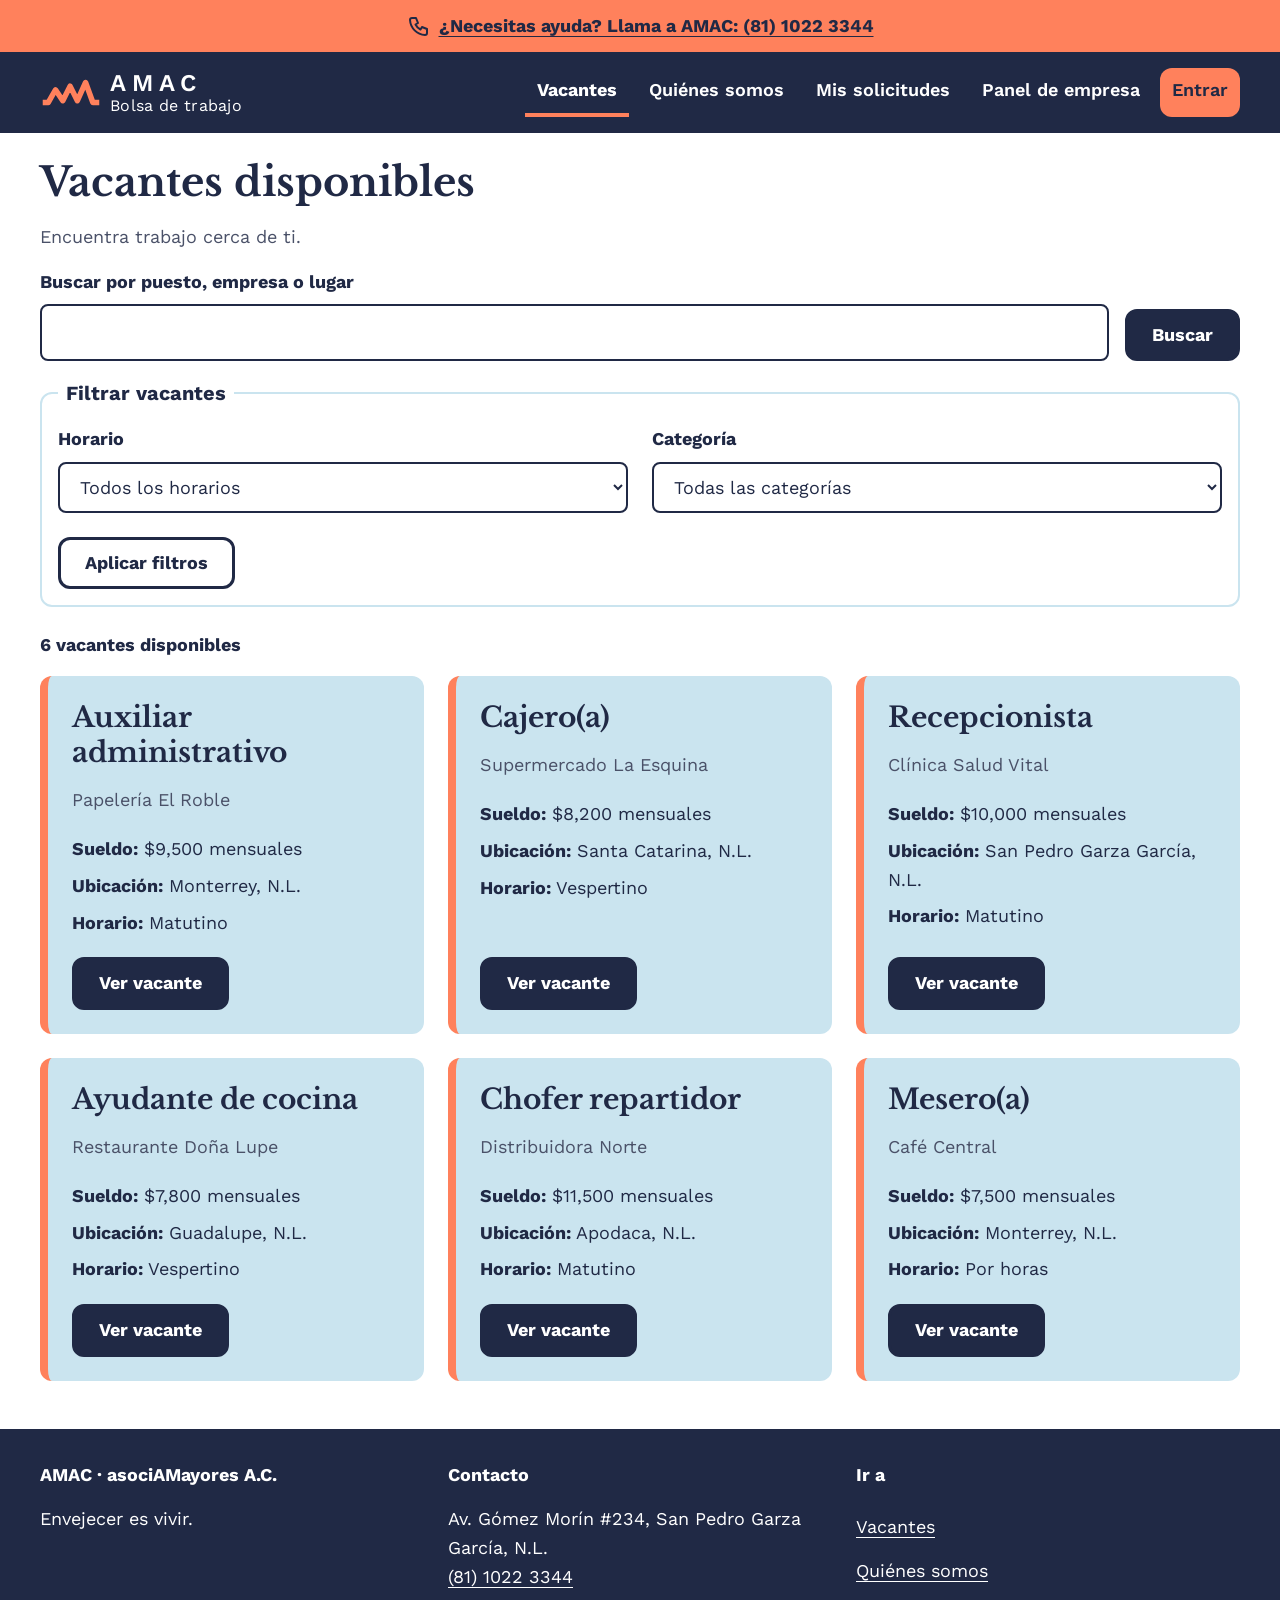
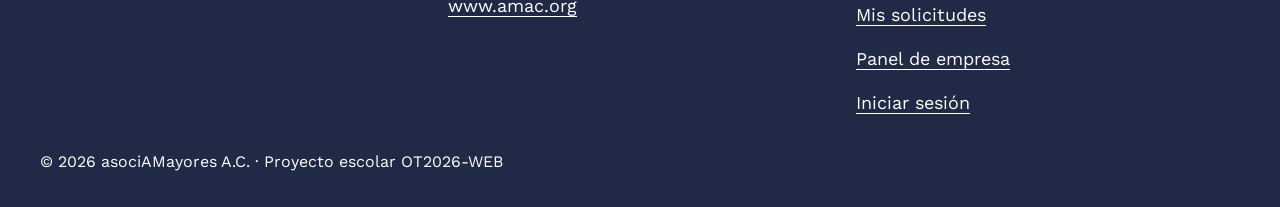
<file: index.html>
<!DOCTYPE html>
<html lang="es">
<head>
  <meta charset="UTF-8">
  <meta name="viewport" content="width=device-width, initial-scale=1.0">
  <title>Vacantes disponibles | AMAC</title>
  <meta name="description" content="Busca vacantes de empleo en la bolsa de trabajo de AMAC.">
  <link rel="icon" href="img/isotipo.svg" type="image/svg+xml">
  <link rel="preconnect" href="https://fonts.googleapis.com">
  <link rel="preconnect" href="https://fonts.gstatic.com" crossorigin>
  <link href="https://fonts.googleapis.com/css2?family=Libre+Baskerville:wght@700&amp;family=Work+Sans:wght@400;600;700&amp;display=swap" rel="stylesheet">
  <link rel="stylesheet" href="css/variables.css">
  <link rel="stylesheet" href="css/base.css">
  <link rel="stylesheet" href="css/layout.css">
  <link rel="stylesheet" href="css/componentes.css">
</head>
<body>
  <a class="saltar-contenido" href="#principal">Saltar al contenido</a>

  <div class="barra-ayuda">
    <div class="contenedor barra-ayuda__interior">
      <a href="tel:+528110223344"><img src="img/icono-telefono.svg" alt="" width="24" height="24">¿Necesitas ayuda? Llama a AMAC: (81) 1022 3344</a>
    </div>
  </div>

  <header class="encabezado">
    <div class="contenedor encabezado__interior">
      <a class="logo" href="index.html">
        <img src="img/isotipo.svg" alt="" width="62" height="31">
        <span class="logo__texto"><span class="logo__nombre">AMAC</span><span class="logo__sub">Bolsa de trabajo</span></span>
      </a>

      <nav aria-label="Navegación principal">
        <ul class="menu__lista">
          <li><a class="menu__enlace" href="index.html" aria-current="page">Vacantes</a></li>
          <li><a class="menu__enlace" href="quienes-somos.html">Quiénes somos</a></li>
          <li><a class="menu__enlace" href="mis-solicitudes.html">Mis solicitudes</a></li>
          <li><a class="menu__enlace" href="empresa-vacantes.html">Panel de empresa</a></li>
          <li><a class="menu__enlace menu__enlace--destacado" href="login.html">Entrar</a></li>
        </ul>
      </nav>
    </div>
  </header>

  <main id="principal">
    <div class="contenedor">
      <h1>Vacantes disponibles</h1>
      <p class="subtitulo">Encuentra trabajo cerca de ti.</p>

      <form class="buscador" role="search" action="index.html" method="get">
        <div class="campo-formulario">
          <label for="buscar">Buscar por puesto, empresa o lugar</label>
          <input type="search" id="buscar" name="q" autocomplete="off">
        </div>

        <button class="boton boton--primario" type="submit">Buscar</button>
      </form>

      <form class="filtros" action="index.html" method="get">
        <fieldset class="grupo-campos">
          <legend>Filtrar vacantes</legend>

          <div class="filtros__campos">
            <div class="campo-formulario">
              <label for="horario">Horario</label>
              <select id="horario" name="horario">
                <option value="">Todos los horarios</option>
                <option value="matutino">Matutino</option>
                <option value="vespertino">Vespertino</option>
                <option value="nocturno">Nocturno</option>
                <option value="por-horas">Por horas</option>
              </select>
            </div>

            <div class="campo-formulario">
              <label for="categoria">Categoría</label>
              <select id="categoria" name="categoria">
                <option value="">Todas las categorías</option>
                <option value="administracion">Administración</option>
                <option value="ventas">Ventas</option>
                <option value="servicios">Servicios</option>
                <option value="cocina">Cocina</option>
                <option value="transporte">Transporte</option>
              </select>
            </div>
          </div>

          <button class="boton boton--secundario" type="submit">Aplicar filtros</button>
        </fieldset>
      </form>

      <p><strong>6 vacantes disponibles</strong></p>

      <section class="lista-tarjetas" aria-label="Lista de vacantes">

        <article class="tarjeta-vacante">
          <h2 class="tarjeta-vacante__titulo">Auxiliar administrativo</h2>
          <p class="tarjeta-vacante__empresa">Papelería El Roble</p>

          <ul class="tarjeta-vacante__datos">
            <li><strong>Sueldo:</strong> $9,500 mensuales</li>
            <li><strong>Ubicación:</strong> Monterrey, N.L.</li>
            <li><strong>Horario:</strong> Matutino</li>
          </ul>

          <div class="tarjeta-vacante__acciones">
            <a class="boton boton--primario" href="vacante.html">
              Ver vacante
              <span class="solo-lector"> de Auxiliar administrativo en Papelería El Roble</span>
            </a>
          </div>
        </article>

        <article class="tarjeta-vacante">
          <h2 class="tarjeta-vacante__titulo">Cajero(a)</h2>
          <p class="tarjeta-vacante__empresa">Supermercado La Esquina</p>

          <ul class="tarjeta-vacante__datos">
            <li><strong>Sueldo:</strong> $8,200 mensuales</li>
            <li><strong>Ubicación:</strong> Santa Catarina, N.L.</li>
            <li><strong>Horario:</strong> Vespertino</li>
          </ul>

          <div class="tarjeta-vacante__acciones">
            <a class="boton boton--primario" href="vacante.html">
              Ver vacante
              <span class="solo-lector"> de Cajero(a) en Supermercado La Esquina</span>
            </a>
          </div>
        </article>

        <article class="tarjeta-vacante">
          <h2 class="tarjeta-vacante__titulo">Recepcionista</h2>
          <p class="tarjeta-vacante__empresa">Clínica Salud Vital</p>

          <ul class="tarjeta-vacante__datos">
            <li><strong>Sueldo:</strong> $10,000 mensuales</li>
            <li><strong>Ubicación:</strong> San Pedro Garza García, N.L.</li>
            <li><strong>Horario:</strong> Matutino</li>
          </ul>

          <div class="tarjeta-vacante__acciones">
            <a class="boton boton--primario" href="vacante.html">
              Ver vacante
              <span class="solo-lector"> de Recepcionista en Clínica Salud Vital</span>
            </a>
          </div>
        </article>

        <article class="tarjeta-vacante">
          <h2 class="tarjeta-vacante__titulo">Ayudante de cocina</h2>
          <p class="tarjeta-vacante__empresa">Restaurante Doña Lupe</p>

          <ul class="tarjeta-vacante__datos">
            <li><strong>Sueldo:</strong> $7,800 mensuales</li>
            <li><strong>Ubicación:</strong> Guadalupe, N.L.</li>
            <li><strong>Horario:</strong> Vespertino</li>
          </ul>

          <div class="tarjeta-vacante__acciones">
            <a class="boton boton--primario" href="vacante.html">
              Ver vacante
              <span class="solo-lector"> de Ayudante de cocina en Restaurante Doña Lupe</span>
            </a>
          </div>
        </article>

        <article class="tarjeta-vacante">
          <h2 class="tarjeta-vacante__titulo">Chofer repartidor</h2>
          <p class="tarjeta-vacante__empresa">Distribuidora Norte</p>

          <ul class="tarjeta-vacante__datos">
            <li><strong>Sueldo:</strong> $11,500 mensuales</li>
            <li><strong>Ubicación:</strong> Apodaca, N.L.</li>
            <li><strong>Horario:</strong> Matutino</li>
          </ul>

          <div class="tarjeta-vacante__acciones">
            <a class="boton boton--primario" href="vacante.html">
              Ver vacante
              <span class="solo-lector"> de Chofer repartidor en Distribuidora Norte</span>
            </a>
          </div>
        </article>

        <article class="tarjeta-vacante">
          <h2 class="tarjeta-vacante__titulo">Mesero(a)</h2>
          <p class="tarjeta-vacante__empresa">Café Central</p>

          <ul class="tarjeta-vacante__datos">
            <li><strong>Sueldo:</strong> $7,500 mensuales</li>
            <li><strong>Ubicación:</strong> Monterrey, N.L.</li>
            <li><strong>Horario:</strong> Por horas</li>
          </ul>

          <div class="tarjeta-vacante__acciones">
            <a class="boton boton--primario" href="vacante.html">
              Ver vacante
              <span class="solo-lector"> de Mesero(a) en Café Central</span>
            </a>
          </div>
        </article>

      </section>
    </div>
  </main>

  <footer class="pie">
    <div class="contenedor pie__interior">

      <div>
        <p class="pie__titulo"><strong>AMAC · asociAMayores A.C.</strong></p>
        <p>Envejecer es vivir.</p>
      </div>

      <div>
        <p class="pie__titulo"><strong>Contacto</strong></p>

        <address>
          Av. Gómez Morín #234, San Pedro Garza García, N.L.<br>
          <a href="tel:+528110223344">(81) 1022 3344</a><br>
          <a href="https://www.amac.org" target="_blank" rel="noopener noreferrer">
            www.amac.org
            <span class="solo-lector"> (se abre en una pestaña nueva)</span>
          </a>
        </address>
      </div>

      <nav aria-label="Enlaces del pie de página">
        <p class="pie__titulo"><strong>Ir a</strong></p>

        <ul class="pie__lista">
          <li><a href="index.html">Vacantes</a></li>
          <li><a href="quienes-somos.html">Quiénes somos</a></li>
          <li><a href="mis-solicitudes.html">Mis solicitudes</a></li>
          <li><a href="empresa-vacantes.html">Panel de empresa</a></li>
          <li><a href="login.html">Iniciar sesión</a></li>
        </ul>
      </nav>

    </div>

    <p class="pie__legal contenedor">
      © 2026 asociAMayores A.C. · Proyecto escolar OT2026-WEB
    </p>
  </footer>
</body>
</html>
</file>
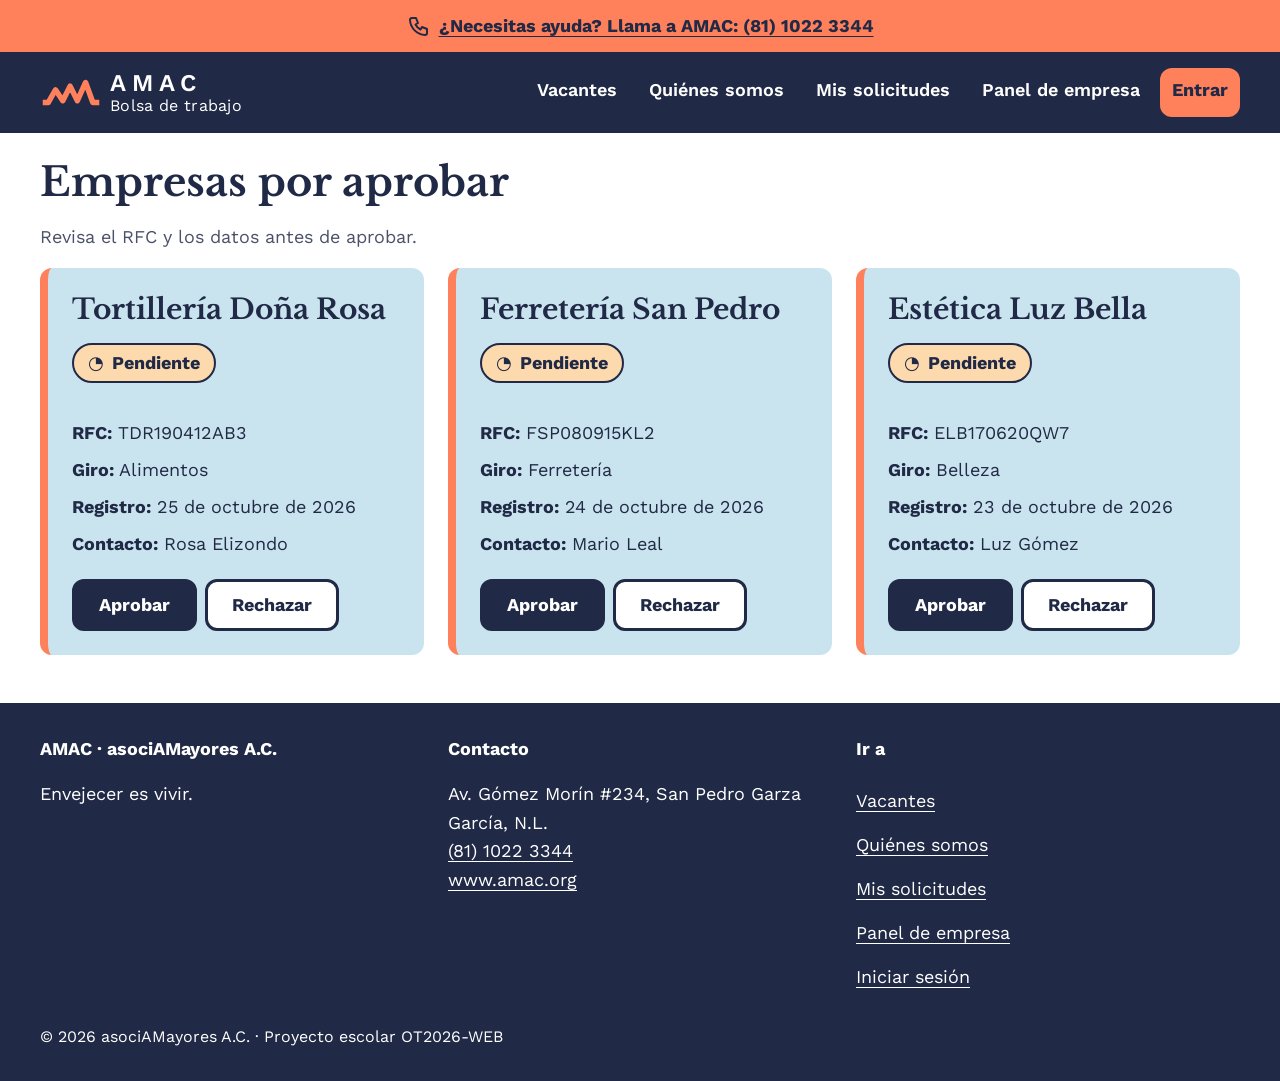
<file: admin-empresa.html>
<!DOCTYPE html>
<html lang="es">
<head>
  <meta charset="UTF-8">
  <meta name="viewport" content="width=device-width, initial-scale=1.0">
  <title>Empresas por aprobar | AMAC</title>
  <meta name="description" content="Panel del administrador de AMAC para aprobar empresas.">
  <link rel="icon" href="img/isotipo.svg" type="image/svg+xml">
  <link rel="preconnect" href="https://fonts.googleapis.com">
  <link rel="preconnect" href="https://fonts.gstatic.com" crossorigin>
  <link href="https://fonts.googleapis.com/css2?family=Libre+Baskerville:wght@700&amp;family=Work+Sans:wght@400;600;700&amp;display=swap" rel="stylesheet">
  <link rel="stylesheet" href="css/variables.css">
  <link rel="stylesheet" href="css/base.css">
  <link rel="stylesheet" href="css/layout.css">
  <link rel="stylesheet" href="css/componentes.css">
</head>
<body>
  <a class="saltar-contenido" href="#principal">Saltar al contenido</a>

  <div class="barra-ayuda">
    <div class="contenedor barra-ayuda__interior">
      <a href="tel:+528110223344"><img src="img/icono-telefono.svg" alt="" width="24" height="24">¿Necesitas ayuda? Llama a AMAC: (81) 1022 3344</a>
    </div>
  </div>

  <header class="encabezado">
    <div class="contenedor encabezado__interior">
      <a class="logo" href="index.html">
        <img src="img/isotipo.svg" alt="" width="62" height="31">
        <span class="logo__texto"><span class="logo__nombre">AMAC</span><span class="logo__sub">Bolsa de trabajo</span></span>
      </a>
      <nav aria-label="Navegación principal">
        <ul class="menu__lista">
          <li><a class="menu__enlace" href="index.html">Vacantes</a></li>
          <li><a class="menu__enlace" href="quienes-somos.html">Quiénes somos</a></li>
          <li><a class="menu__enlace" href="mis-solicitudes.html">Mis solicitudes</a></li>
          <li><a class="menu__enlace" href="empresa-vacantes.html">Panel de empresa</a></li>
          <li><a class="menu__enlace menu__enlace--destacado" href="login.html" aria-current="page">Entrar</a></li>
        </ul>
      </nav>
    </div>
  </header>

  <main id="principal">
    <div class="contenedor">
      <h1>Empresas por aprobar</h1>
      <p class="subtitulo">Revisa el RFC y los datos antes de aprobar.</p>

      <section class="lista-tarjetas" aria-label="Empresas pendientes">
        <article class="tarjeta-vacante">
          <h2 class="tarjeta-vacante__titulo">Tortillería Doña Rosa</h2>
          <p class="etiqueta-estatus etiqueta-estatus--revision">Pendiente</p>
          <ul class="tarjeta-vacante__datos">
            <li><strong>RFC:</strong> TDR190412AB3</li>
            <li><strong>Giro:</strong> Alimentos</li>
            <li><strong>Registro:</strong> 25 de octubre de 2026</li>
            <li><strong>Contacto:</strong> Rosa Elizondo</li>
          </ul>
          <div class="tarjeta-vacante__acciones">
            <button class="boton boton--primario" type="button">Aprobar<span class="solo-lector"> a Tortillería Doña Rosa</span></button>
            <button class="boton boton--secundario" type="button">Rechazar<span class="solo-lector"> a Tortillería Doña Rosa</span></button>
          </div>
        </article>

        <article class="tarjeta-vacante">
          <h2 class="tarjeta-vacante__titulo">Ferretería San Pedro</h2>
          <p class="etiqueta-estatus etiqueta-estatus--revision">Pendiente</p>
          <ul class="tarjeta-vacante__datos">
            <li><strong>RFC:</strong> FSP080915KL2</li>
            <li><strong>Giro:</strong> Ferretería</li>
            <li><strong>Registro:</strong> 24 de octubre de 2026</li>
            <li><strong>Contacto:</strong> Mario Leal</li>
          </ul>
          <div class="tarjeta-vacante__acciones">
            <button class="boton boton--primario" type="button">Aprobar<span class="solo-lector"> a Ferretería San Pedro</span></button>
            <button class="boton boton--secundario" type="button">Rechazar<span class="solo-lector"> a Ferretería San Pedro</span></button>
          </div>
        </article>

        <article class="tarjeta-vacante">
          <h2 class="tarjeta-vacante__titulo">Estética Luz Bella</h2>
          <p class="etiqueta-estatus etiqueta-estatus--revision">Pendiente</p>
          <ul class="tarjeta-vacante__datos">
            <li><strong>RFC:</strong> ELB170620QW7</li>
            <li><strong>Giro:</strong> Belleza</li>
            <li><strong>Registro:</strong> 23 de octubre de 2026</li>
            <li><strong>Contacto:</strong> Luz Gómez</li>
          </ul>
          <div class="tarjeta-vacante__acciones">
            <button class="boton boton--primario" type="button">Aprobar<span class="solo-lector"> a Estética Luz Bella</span></button>
            <button class="boton boton--secundario" type="button">Rechazar<span class="solo-lector"> a Estética Luz Bella</span></button>
          </div>
        </article>
      </section>
    </div>
  </main>

  <footer class="pie">
    <div class="contenedor pie__interior">
      <div>
        <p class="pie__titulo"><strong>AMAC · asociAMayores A.C.</strong></p>
        <p>Envejecer es vivir.</p>
      </div>
      <div>
        <p class="pie__titulo"><strong>Contacto</strong></p>
        <address>
          Av. Gómez Morín #234, San Pedro Garza García, N.L.<br>
          <a href="tel:+528110223344">(81) 1022 3344</a><br>
          <a href="https://www.amac.org" target="_blank" rel="noopener noreferrer">www.amac.org<span class="solo-lector"> (se abre en una pestaña nueva)</span></a>
        </address>
      </div>
      <nav aria-label="Enlaces del pie de página">
        <p class="pie__titulo"><strong>Ir a</strong></p>
        <ul class="pie__lista">
          <li><a href="index.html">Vacantes</a></li>
          <li><a href="quienes-somos.html">Quiénes somos</a></li>
          <li><a href="mis-solicitudes.html">Mis solicitudes</a></li>
          <li><a href="empresa-vacantes.html">Panel de empresa</a></li>
          <li><a href="login.html">Iniciar sesión</a></li>
        </ul>
      </nav>
    </div>
    <p class="pie__legal contenedor">© 2026 asociAMayores A.C. · Proyecto escolar OT2026-WEB</p>
  </footer>
</body>
</html>
</file>
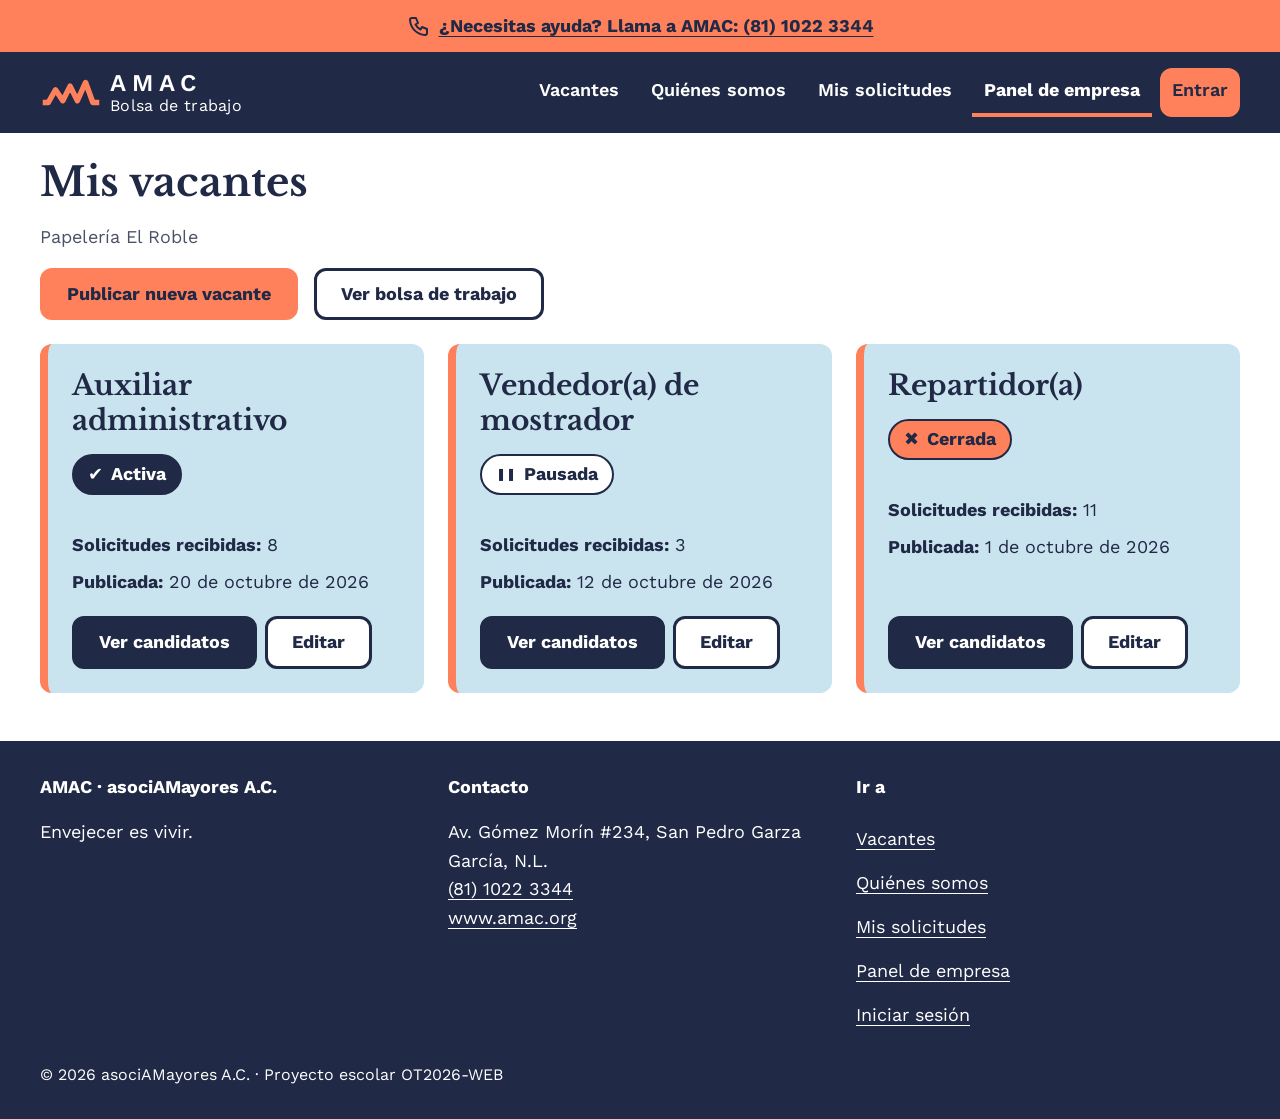
<file: empresa-vacante.html>
<!DOCTYPE html>
<html lang="es">
<head>
  <meta charset="UTF-8">
  <meta name="viewport" content="width=device-width, initial-scale=1.0">
  <title>Mis vacantes | AMAC</title>
  <meta name="description" content="Panel de vacantes de la empresa.">
  <link rel="icon" href="img/isotipo.svg" type="image/svg+xml">
  <link rel="preconnect" href="https://fonts.googleapis.com">
  <link rel="preconnect" href="https://fonts.gstatic.com" crossorigin>
  <link href="https://fonts.googleapis.com/css2?family=Libre+Baskerville:wght@700&amp;family=Work+Sans:wght@400;600;700&amp;display=swap" rel="stylesheet">
  <link rel="stylesheet" href="css/variables.css">
  <link rel="stylesheet" href="css/base.css">
  <link rel="stylesheet" href="css/layout.css">
  <link rel="stylesheet" href="css/componentes.css">
</head>
<body>
  <a class="saltar-contenido" href="#principal">Saltar al contenido</a>

  <div class="barra-ayuda">
    <div class="contenedor barra-ayuda__interior">
      <a href="tel:+528110223344"><img src="img/icono-telefono.svg" alt="" width="24" height="24">¿Necesitas ayuda? Llama a AMAC: (81) 1022 3344</a>
    </div>
  </div>

  <header class="encabezado">
    <div class="contenedor encabezado__interior">
      <a class="logo" href="index.html">
        <img src="img/isotipo.svg" alt="" width="62" height="31">
        <span class="logo__texto"><span class="logo__nombre">AMAC</span><span class="logo__sub">Bolsa de trabajo</span></span>
      </a>
      <nav aria-label="Navegación principal">
        <ul class="menu__lista">
          <li><a class="menu__enlace" href="index.html">Vacantes</a></li>
          <li><a class="menu__enlace" href="quienes-somos.html">Quiénes somos</a></li>
          <li><a class="menu__enlace" href="mis-solicitudes.html">Mis solicitudes</a></li>
          <li><a class="menu__enlace" href="empresa-vacantes.html" aria-current="page">Panel de empresa</a></li>
          <li><a class="menu__enlace menu__enlace--destacado" href="login.html">Entrar</a></li>
        </ul>
      </nav>
    </div>
  </header>

  <main id="principal">
    <div class="contenedor">
      <h1>Mis vacantes</h1>
      <p class="subtitulo">Papelería El Roble</p>

      <div class="acciones acciones--fila">
        <button class="boton boton--acento" type="button">Publicar nueva vacante</button>
        <a class="boton boton--secundario" href="index.html">Ver bolsa de trabajo</a>
      </div>

      <section class="lista-tarjetas" aria-label="Vacantes de la empresa">
        <article class="tarjeta-vacante">
          <h2 class="tarjeta-vacante__titulo">Auxiliar administrativo</h2>
          <p class="etiqueta-estatus etiqueta-estatus--aceptado">Activa</p>
          <ul class="tarjeta-vacante__datos">
            <li><strong>Solicitudes recibidas:</strong> 8</li>
            <li><strong>Publicada:</strong> <time datetime="2026-10-20">20 de octubre de 2026</time></li>
          </ul>
          <div class="tarjeta-vacante__acciones">
            <button class="boton boton--primario" type="button">Ver candidatos<span class="solo-lector"> de Auxiliar administrativo</span></button>
            <button class="boton boton--secundario" type="button">Editar<span class="solo-lector"> Auxiliar administrativo</span></button>
          </div>
        </article>

        <article class="tarjeta-vacante">
          <h2 class="tarjeta-vacante__titulo">Vendedor(a) de mostrador</h2>
          <p class="etiqueta-estatus etiqueta-estatus--pausada">Pausada</p>
          <ul class="tarjeta-vacante__datos">
            <li><strong>Solicitudes recibidas:</strong> 3</li>
            <li><strong>Publicada:</strong> <time datetime="2026-10-12">12 de octubre de 2026</time></li>
          </ul>
          <div class="tarjeta-vacante__acciones">
            <button class="boton boton--primario" type="button">Ver candidatos<span class="solo-lector"> de Vendedor(a) de mostrador</span></button>
            <button class="boton boton--secundario" type="button">Editar<span class="solo-lector"> Vendedor(a) de mostrador</span></button>
          </div>
        </article>

        <article class="tarjeta-vacante">
          <h2 class="tarjeta-vacante__titulo">Repartidor(a)</h2>
          <p class="etiqueta-estatus etiqueta-estatus--rechazado">Cerrada</p>
          <ul class="tarjeta-vacante__datos">
            <li><strong>Solicitudes recibidas:</strong> 11</li>
            <li><strong>Publicada:</strong> <time datetime="2026-10-01">1 de octubre de 2026</time></li>
          </ul>
          <div class="tarjeta-vacante__acciones">
            <button class="boton boton--primario" type="button">Ver candidatos<span class="solo-lector"> de Repartidor(a)</span></button>
            <button class="boton boton--secundario" type="button">Editar<span class="solo-lector"> Repartidor(a)</span></button>
          </div>
        </article>
      </section>
    </div>
  </main>

  <footer class="pie">
    <div class="contenedor pie__interior">
      <div>
        <p class="pie__titulo"><strong>AMAC · asociAMayores A.C.</strong></p>
        <p>Envejecer es vivir.</p>
      </div>
      <div>
        <p class="pie__titulo"><strong>Contacto</strong></p>
        <address>
          Av. Gómez Morín #234, San Pedro Garza García, N.L.<br>
          <a href="tel:+528110223344">(81) 1022 3344</a><br>
          <a href="https://www.amac.org" target="_blank" rel="noopener noreferrer">www.amac.org<span class="solo-lector"> (se abre en una pestaña nueva)</span></a>
        </address>
      </div>
      <nav aria-label="Enlaces del pie de página">
        <p class="pie__titulo"><strong>Ir a</strong></p>
        <ul class="pie__lista">
          <li><a href="index.html">Vacantes</a></li>
          <li><a href="quienes-somos.html">Quiénes somos</a></li>
          <li><a href="mis-solicitudes.html">Mis solicitudes</a></li>
          <li><a href="empresa-vacantes.html">Panel de empresa</a></li>
          <li><a href="login.html">Iniciar sesión</a></li>
        </ul>
      </nav>
    </div>
    <p class="pie__legal contenedor">© 2026 asociAMayores A.C. · Proyecto escolar OT2026-WEB</p>
  </footer>
</body>
</html>
</file>
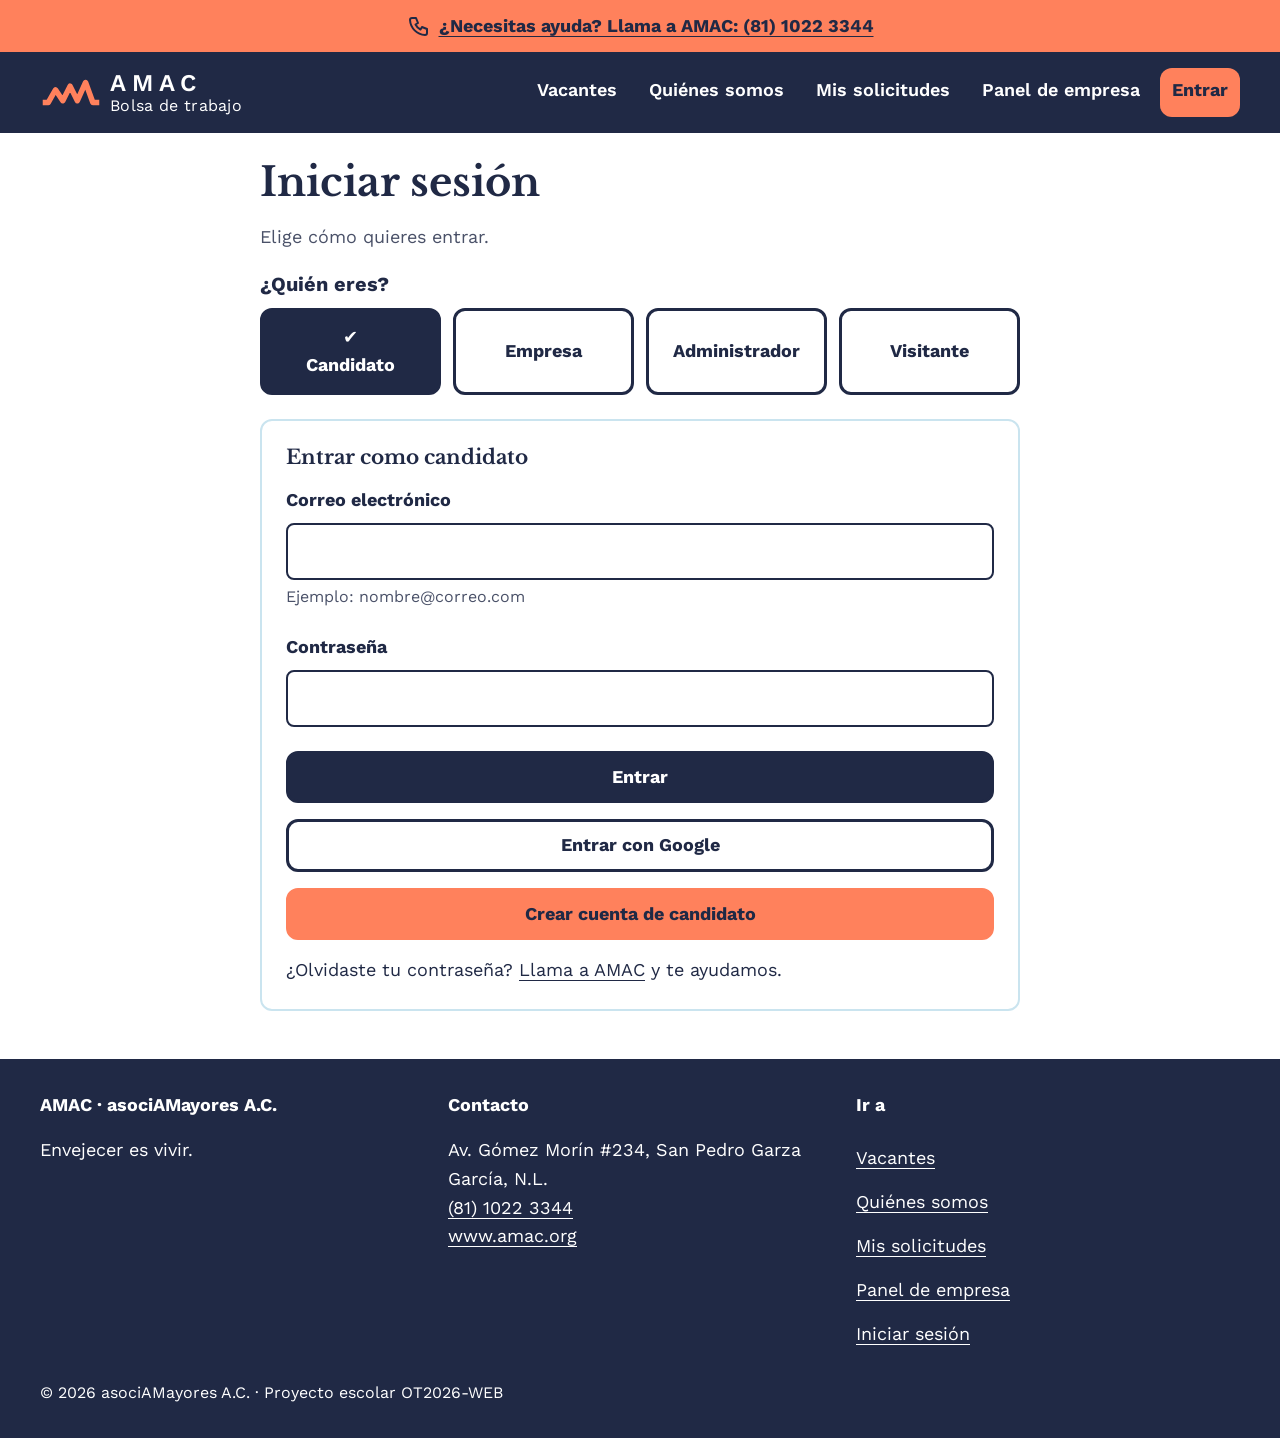
<file: login.html>
<!DOCTYPE html>
<html lang="es">
<head>
  <meta charset="UTF-8">
  <meta name="viewport" content="width=device-width, initial-scale=1.0">
  <title>Iniciar sesión | AMAC</title>
  <meta name="description" content="Entra a la bolsa de trabajo de AMAC como candidato, empresa, administrador o visitante.">
  <link rel="icon" href="img/isotipo.svg" type="image/svg+xml">
  <link rel="preconnect" href="https://fonts.googleapis.com">
  <link rel="preconnect" href="https://fonts.gstatic.com" crossorigin>
  <link href="https://fonts.googleapis.com/css2?family=Libre+Baskerville:wght@700&amp;family=Work+Sans:wght@400;600;700&amp;display=swap" rel="stylesheet">
  <link rel="stylesheet" href="css/variables.css">
  <link rel="stylesheet" href="css/base.css">
  <link rel="stylesheet" href="css/layout.css">
  <link rel="stylesheet" href="css/componentes.css">
</head>
<body>
  <a class="saltar-contenido" href="#principal">Saltar al contenido</a>

  <div class="barra-ayuda">
    <div class="contenedor barra-ayuda__interior">
      <a href="tel:+528110223344"><img src="img/icono-telefono.svg" alt="" width="24" height="24">¿Necesitas ayuda? Llama a AMAC: (81) 1022 3344</a>
    </div>
  </div>

  <header class="encabezado">
    <div class="contenedor encabezado__interior">
      <a class="logo" href="index.html">
        <img src="img/isotipo.svg" alt="" width="62" height="31">
        <span class="logo__texto"><span class="logo__nombre">AMAC</span><span class="logo__sub">Bolsa de trabajo</span></span>
      </a>
      <nav aria-label="Navegación principal">
        <ul class="menu__lista">
          <li><a class="menu__enlace" href="index.html">Vacantes</a></li>
          <li><a class="menu__enlace" href="quienes-somos.html">Quiénes somos</a></li>
          <li><a class="menu__enlace" href="mis-solicitudes.html">Mis solicitudes</a></li>
          <li><a class="menu__enlace" href="empresa-vacantes.html">Panel de empresa</a></li>
          <li><a class="menu__enlace menu__enlace--destacado" href="login.html" aria-current="page">Entrar</a></li>
        </ul>
      </nav>
    </div>
  </header>

  <main id="principal">
    <div class="contenedor contenedor--estrecho">
      <h1>Iniciar sesión</h1>
      <p class="subtitulo">Elige cómo quieres entrar.</p>

      <div class="selector-acceso">
        <fieldset class="selector-acceso__grupo">
          <legend>¿Quién eres?</legend>
          <input class="selector-acceso__radio" type="radio" name="tipo" id="tipo-candidato" checked>
          <label class="selector-acceso__opcion" for="tipo-candidato">Candidato</label>
          <input class="selector-acceso__radio" type="radio" name="tipo" id="tipo-empresa">
          <label class="selector-acceso__opcion" for="tipo-empresa">Empresa</label>
          <input class="selector-acceso__radio" type="radio" name="tipo" id="tipo-admin">
          <label class="selector-acceso__opcion" for="tipo-admin">Administrador</label>
          <input class="selector-acceso__radio" type="radio" name="tipo" id="tipo-visitante">
          <label class="selector-acceso__opcion" for="tipo-visitante">Visitante</label>
        </fieldset>

        <!-- Entrega 3: a los campos de contraseña se les agregará name y el envío será con method="post". -->
        <section class="panel panel-candidato" aria-labelledby="titulo-candidato">
          <h2 id="titulo-candidato">Entrar como candidato</h2>
          <form action="index.html" method="get">
            <div class="campo-formulario">
              <label for="candidato-correo">Correo electrónico</label>
              <input type="email" id="candidato-correo" name="correo" autocomplete="email" required>
              <p class="campo-formulario__ayuda">Ejemplo: nombre@correo.com</p>
            </div>
            <div class="campo-formulario">
              <label for="candidato-clave">Contraseña</label>
              <input type="password" id="candidato-clave" autocomplete="current-password" required>
            </div>
            <div class="acciones">
              <button class="boton boton--primario boton--bloque" type="submit">Entrar</button>
              <button class="boton boton--secundario boton--bloque" type="button">Entrar con Google</button>
              <a class="boton boton--acento boton--bloque" href="registro-candidato.html">Crear cuenta de candidato</a>
            </div>
          </form>
          <p class="resumen__nota">¿Olvidaste tu contraseña? <a href="tel:+528110223344">Llama a AMAC</a> y te ayudamos.</p>
        </section>

        <section class="panel panel-empresa" aria-labelledby="titulo-empresa">
          <h2 id="titulo-empresa">Entrar como empresa</h2>
          <form action="empresa-vacantes.html" method="get">
            <div class="campo-formulario">
              <label for="empresa-correo">Correo de la empresa</label>
              <input type="email" id="empresa-correo" name="correo" autocomplete="email" required>
              <p class="campo-formulario__ayuda">Ejemplo: contacto@miempresa.mx</p>
            </div>
            <div class="campo-formulario">
              <label for="empresa-clave">Contraseña</label>
              <input type="password" id="empresa-clave" autocomplete="current-password" required>
            </div>
            <div class="acciones">
              <button class="boton boton--primario boton--bloque" type="submit">Entrar</button>
            </div>
          </form>
          <p class="resumen__nota">¿Tu empresa aún no está registrada? <a href="tel:+528110223344">Llama a AMAC</a> para registrarla.</p>
        </section>

        <section class="panel panel-admin" aria-labelledby="titulo-admin">
          <h2 id="titulo-admin">Entrar como administrador</h2>
          <p>Solo para el equipo de AMAC.</p>
          <form action="admin-empresas.html" method="get">
            <div class="campo-formulario">
              <label for="admin-correo">Correo institucional</label>
              <input type="email" id="admin-correo" name="correo" autocomplete="email" required>
              <p class="campo-formulario__ayuda">Ejemplo: nombre@amac.org</p>
            </div>
            <div class="campo-formulario">
              <label for="admin-clave">Contraseña</label>
              <input type="password" id="admin-clave" autocomplete="current-password" required>
            </div>
            <div class="acciones">
              <button class="boton boton--primario boton--bloque" type="submit">Entrar</button>
            </div>
          </form>
        </section>

        <section class="panel panel-visitante" aria-labelledby="titulo-visitante">
          <h2 id="titulo-visitante">Entrar como visitante</h2>
          <p>Puedes entrar sin crear una cuenta y:</p>
          <ul>
            <li>Ver las vacantes disponibles</li>
            <li>Conocer a AMAC</li>
            <li>Revisar los perfiles de las empresas</li>
          </ul>
          <div class="acciones">
            <a class="boton boton--primario boton--bloque" href="index.html">Entrar como visitante</a>
          </div>
          <p class="resumen__nota">Para postularte a una vacante necesitas una cuenta de candidato.</p>
        </section>
      </div>
    </div>
  </main>

  <footer class="pie">
    <div class="contenedor pie__interior">
      <div>
        <p class="pie__titulo"><strong>AMAC · asociAMayores A.C.</strong></p>
        <p>Envejecer es vivir.</p>
      </div>
      <div>
        <p class="pie__titulo"><strong>Contacto</strong></p>
        <address>
          Av. Gómez Morín #234, San Pedro Garza García, N.L.<br>
          <a href="tel:+528110223344">(81) 1022 3344</a><br>
          <a href="https://www.amac.org" target="_blank" rel="noopener noreferrer">www.amac.org<span class="solo-lector"> (se abre en una pestaña nueva)</span></a>
        </address>
      </div>
      <nav aria-label="Enlaces del pie de página">
        <p class="pie__titulo"><strong>Ir a</strong></p>
        <ul class="pie__lista">
          <li><a href="index.html">Vacantes</a></li>
          <li><a href="quienes-somos.html">Quiénes somos</a></li>
          <li><a href="mis-solicitudes.html">Mis solicitudes</a></li>
          <li><a href="empresa-vacantes.html">Panel de empresa</a></li>
          <li><a href="login.html">Iniciar sesión</a></li>
        </ul>
      </nav>
    </div>
    <p class="pie__legal contenedor">© 2026 asociAMayores A.C. · Proyecto escolar OT2026-WEB</p>
  </footer>
</body>
</html>
</file>
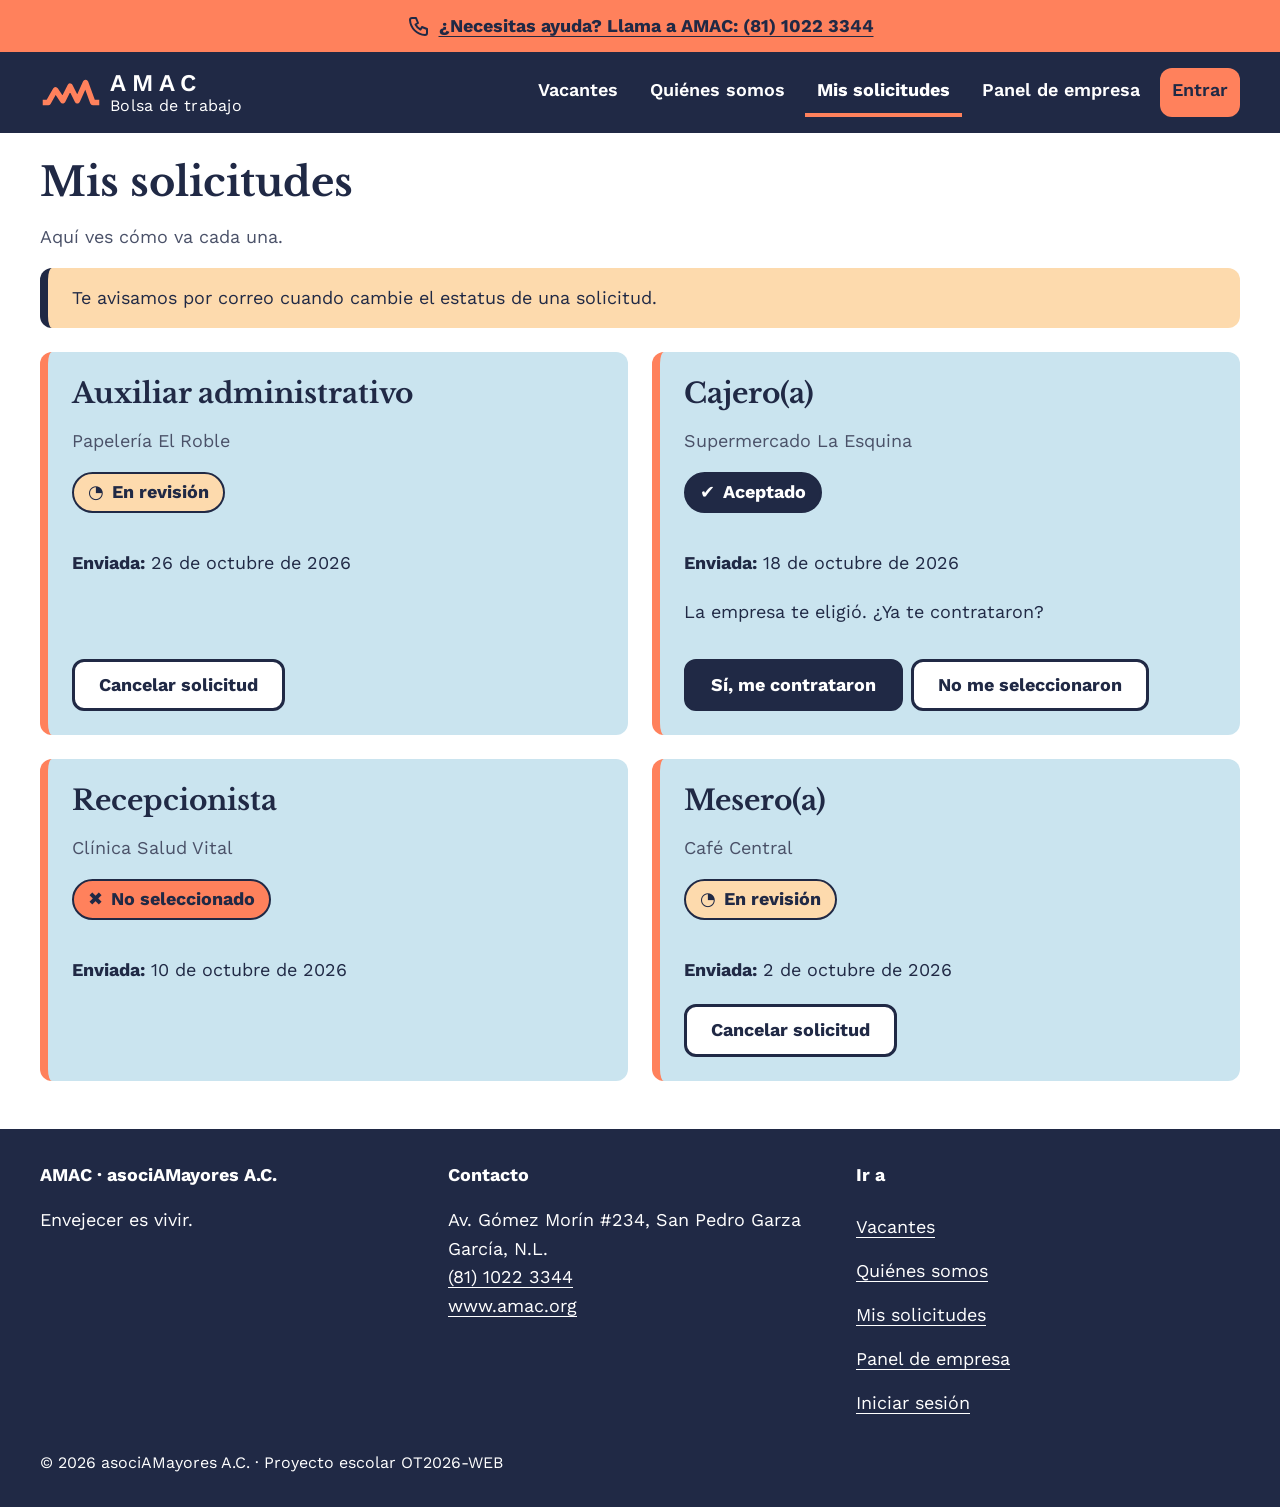
<file: mis-solicitudes.html>
<!DOCTYPE html>
<html lang="es">
<head>
  <meta charset="UTF-8">
  <meta name="viewport" content="width=device-width, initial-scale=1.0">
  <title>Mis solicitudes | AMAC</title>
  <meta name="description" content="Consulta el estatus de las vacantes a las que te postulaste.">
  <link rel="icon" href="img/isotipo.svg" type="image/svg+xml">
  <link rel="preconnect" href="https://fonts.googleapis.com">
  <link rel="preconnect" href="https://fonts.gstatic.com" crossorigin>
  <link href="https://fonts.googleapis.com/css2?family=Libre+Baskerville:wght@700&amp;family=Work+Sans:wght@400;600;700&amp;display=swap" rel="stylesheet">
  <link rel="stylesheet" href="css/variables.css">
  <link rel="stylesheet" href="css/base.css">
  <link rel="stylesheet" href="css/layout.css">
  <link rel="stylesheet" href="css/componentes.css">
</head>
<body>
  <a class="saltar-contenido" href="#principal">Saltar al contenido</a>

  <div class="barra-ayuda">
    <div class="contenedor barra-ayuda__interior">
      <a href="tel:+528110223344"><img src="img/icono-telefono.svg" alt="" width="24" height="24">¿Necesitas ayuda? Llama a AMAC: (81) 1022 3344</a>
    </div>
  </div>

  <header class="encabezado">
    <div class="contenedor encabezado__interior">
      <a class="logo" href="index.html">
        <img src="img/isotipo.svg" alt="" width="62" height="31">
        <span class="logo__texto"><span class="logo__nombre">AMAC</span><span class="logo__sub">Bolsa de trabajo</span></span>
      </a>
      <nav aria-label="Navegación principal">
        <ul class="menu__lista">
          <li><a class="menu__enlace" href="index.html">Vacantes</a></li>
          <li><a class="menu__enlace" href="quienes-somos.html">Quiénes somos</a></li>
          <li><a class="menu__enlace" href="mis-solicitudes.html" aria-current="page">Mis solicitudes</a></li>
          <li><a class="menu__enlace" href="empresa-vacantes.html">Panel de empresa</a></li>
          <li><a class="menu__enlace menu__enlace--destacado" href="login.html">Entrar</a></li>
        </ul>
      </nav>
    </div>
  </header>

  <main id="principal">
    <div class="contenedor">
      <h1>Mis solicitudes</h1>
      <p class="subtitulo">Aquí ves cómo va cada una.</p>
      <div class="aviso">
        <p>Te avisamos por correo cuando cambie el estatus de una solicitud.</p>
      </div>
      <section class="lista-tarjetas lista-tarjetas--doble" aria-label="Lista de solicitudes">
        <article class="tarjeta-vacante">
          <h2 class="tarjeta-vacante__titulo">Auxiliar administrativo</h2>
          <p class="tarjeta-vacante__empresa">Papelería El Roble</p>
          <p class="etiqueta-estatus etiqueta-estatus--revision">En revisión</p>
          <ul class="tarjeta-vacante__datos">
            <li><strong>Enviada:</strong> <time datetime="2026-10-26">26 de octubre de 2026</time></li>
          </ul>
          <div class="tarjeta-vacante__acciones">
            <button class="boton boton--secundario" type="button">Cancelar solicitud<span class="solo-lector"> de Auxiliar administrativo</span></button>
          </div>
        </article>
        <article class="tarjeta-vacante">
          <h2 class="tarjeta-vacante__titulo">Cajero(a)</h2>
          <p class="tarjeta-vacante__empresa">Supermercado La Esquina</p>
          <p class="etiqueta-estatus etiqueta-estatus--aceptado">Aceptado</p>
          <ul class="tarjeta-vacante__datos">
            <li><strong>Enviada:</strong> <time datetime="2026-10-18">18 de octubre de 2026</time></li>
          </ul>
          <p>La empresa te eligió. ¿Ya te contrataron?</p>
          <div class="tarjeta-vacante__acciones">
            <button class="boton boton--primario" type="button">Sí, me contrataron</button>
            <button class="boton boton--secundario" type="button">No me seleccionaron</button>
          </div>
        </article>
        <article class="tarjeta-vacante">
          <h2 class="tarjeta-vacante__titulo">Recepcionista</h2>
          <p class="tarjeta-vacante__empresa">Clínica Salud Vital</p>
          <p class="etiqueta-estatus etiqueta-estatus--rechazado">No seleccionado</p>
          <ul class="tarjeta-vacante__datos">
            <li><strong>Enviada:</strong> <time datetime="2026-10-10">10 de octubre de 2026</time></li>
          </ul>
        </article>
        <article class="tarjeta-vacante">
          <h2 class="tarjeta-vacante__titulo">Mesero(a)</h2>
          <p class="tarjeta-vacante__empresa">Café Central</p>
          <p class="etiqueta-estatus etiqueta-estatus--revision">En revisión</p>
          <ul class="tarjeta-vacante__datos">
            <li><strong>Enviada:</strong> <time datetime="2026-10-02">2 de octubre de 2026</time></li>
          </ul>
          <div class="tarjeta-vacante__acciones">
            <button class="boton boton--secundario" type="button">Cancelar solicitud<span class="solo-lector"> de Mesero(a)</span></button>
          </div>
        </article>
      </section>
    </div>
  </main>

  <footer class="pie">
    <div class="contenedor pie__interior">
      <div>
        <p class="pie__titulo"><strong>AMAC · asociAMayores A.C.</strong></p>
        <p>Envejecer es vivir.</p>
      </div>
      <div>
        <p class="pie__titulo"><strong>Contacto</strong></p>
        <address>
          Av. Gómez Morín #234, San Pedro Garza García, N.L.<br>
          <a href="tel:+528110223344">(81) 1022 3344</a><br>
          <a href="https://www.amac.org" target="_blank" rel="noopener noreferrer">www.amac.org<span class="solo-lector"> (se abre en una pestaña nueva)</span></a>
        </address>
      </div>
      <nav aria-label="Enlaces del pie de página">
        <p class="pie__titulo"><strong>Ir a</strong></p>
        <ul class="pie__lista">
          <li><a href="index.html">Vacantes</a></li>
          <li><a href="quienes-somos.html">Quiénes somos</a></li>
          <li><a href="mis-solicitudes.html">Mis solicitudes</a></li>
          <li><a href="empresa-vacantes.html">Panel de empresa</a></li>
          <li><a href="login.html">Iniciar sesión</a></li>
        </ul>
      </nav>
    </div>
    <p class="pie__legal contenedor">© 2026 asociAMayores A.C. · Proyecto escolar OT2026-WEB</p>
  </footer>
</body>
</html>
</file>
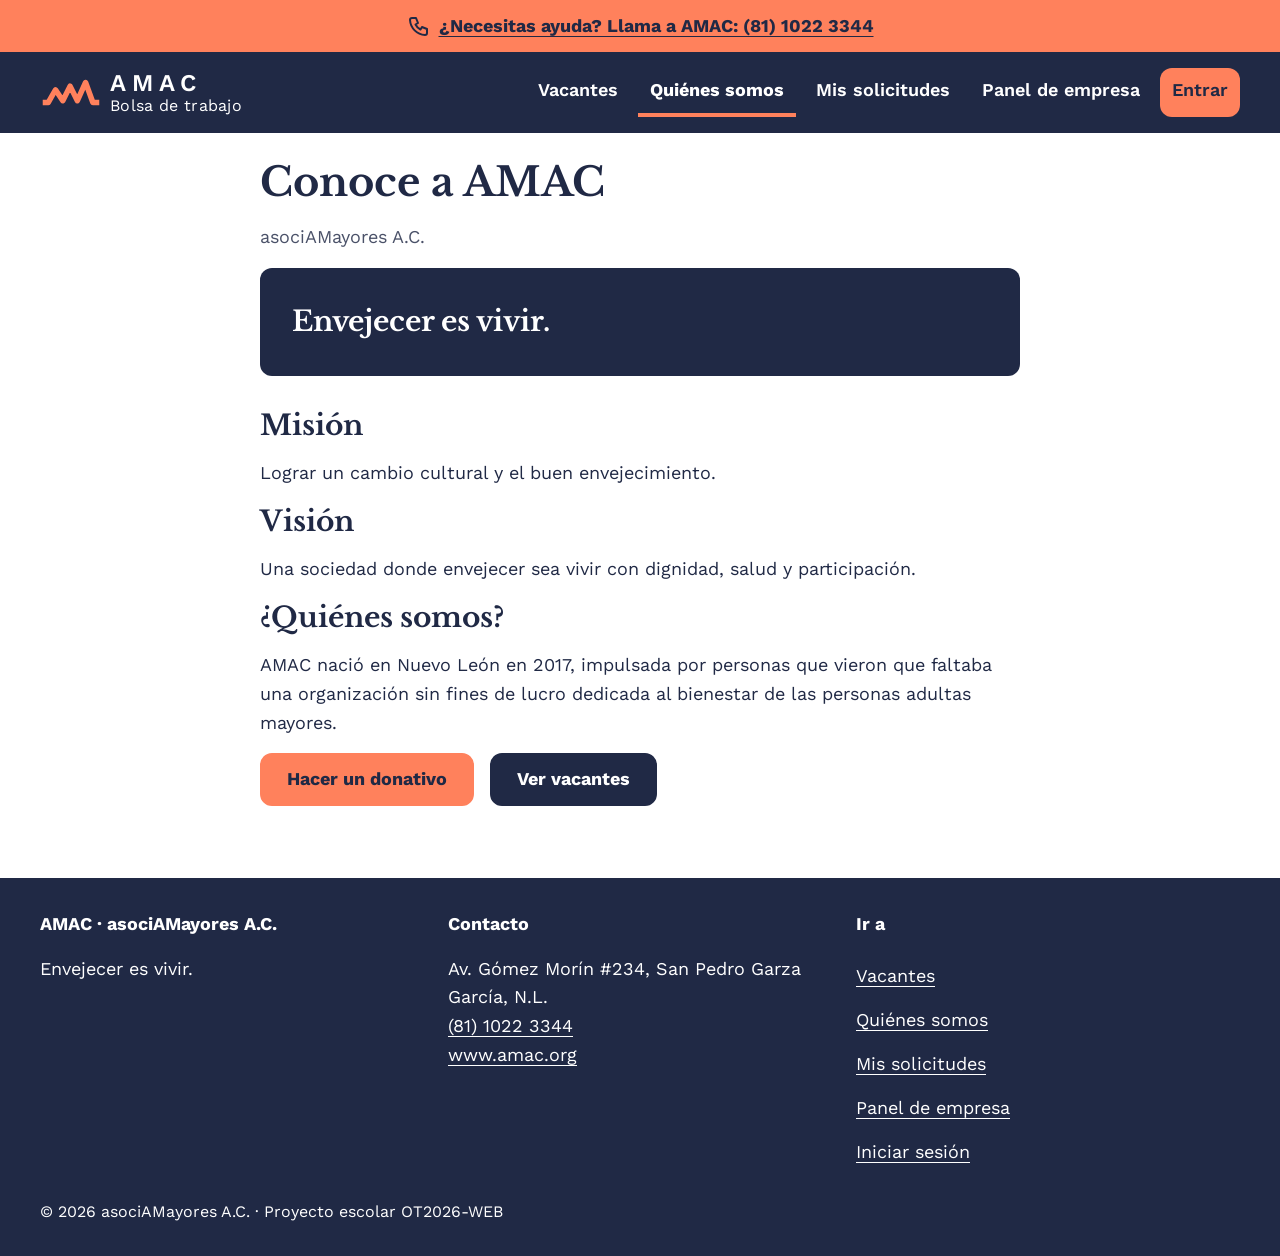
<file: quienes-somos.html>
<!DOCTYPE html>
<html lang="es">
<head>
  <meta charset="UTF-8">
  <meta name="viewport" content="width=device-width, initial-scale=1.0">
  <title>Quiénes somos | AMAC</title>
  <meta name="description" content="Conoce la misión, la visión y la historia de AMAC.">
  <link rel="icon" href="img/isotipo.svg" type="image/svg+xml">
  <link rel="preconnect" href="https://fonts.googleapis.com">
  <link rel="preconnect" href="https://fonts.gstatic.com" crossorigin>
  <link href="https://fonts.googleapis.com/css2?family=Libre+Baskerville:wght@700&amp;family=Work+Sans:wght@400;600;700&amp;display=swap" rel="stylesheet">
  <link rel="stylesheet" href="css/variables.css">
  <link rel="stylesheet" href="css/base.css">
  <link rel="stylesheet" href="css/layout.css">
  <link rel="stylesheet" href="css/componentes.css">
</head>
<body>
  <a class="saltar-contenido" href="#principal">Saltar al contenido</a>

  <div class="barra-ayuda">
    <div class="contenedor barra-ayuda__interior">
      <a href="tel:+528110223344"><img src="img/icono-telefono.svg" alt="" width="24" height="24">¿Necesitas ayuda? Llama a AMAC: (81) 1022 3344</a>
    </div>
  </div>

  <header class="encabezado">
    <div class="contenedor encabezado__interior">
      <a class="logo" href="index.html">
        <img src="img/isotipo.svg" alt="" width="62" height="31">
        <span class="logo__texto"><span class="logo__nombre">AMAC</span><span class="logo__sub">Bolsa de trabajo</span></span>
      </a>
      <nav aria-label="Navegación principal">
        <ul class="menu__lista">
          <li><a class="menu__enlace" href="index.html">Vacantes</a></li>
          <li><a class="menu__enlace" href="quienes-somos.html" aria-current="page">Quiénes somos</a></li>
          <li><a class="menu__enlace" href="mis-solicitudes.html">Mis solicitudes</a></li>
          <li><a class="menu__enlace" href="empresa-vacantes.html">Panel de empresa</a></li>
          <li><a class="menu__enlace menu__enlace--destacado" href="login.html">Entrar</a></li>
        </ul>
      </nav>
    </div>
  </header>

  <main id="principal">
    <div class="contenedor contenedor--estrecho">
      <h1>Conoce a AMAC</h1>
      <p class="subtitulo">asociAMayores A.C.</p>
      <blockquote class="cita">Envejecer es vivir.</blockquote>
      <section>
        <h2>Misión</h2>
        <p>Lograr un cambio cultural y el buen envejecimiento.</p>
      </section>
      <section>
        <h2>Visión</h2>
        <p>Una sociedad donde envejecer sea vivir con dignidad, salud y participación.</p>
      </section>
      <section>
        <h2>¿Quiénes somos?</h2>
        <p>AMAC nació en Nuevo León en 2017, impulsada por personas que vieron que faltaba una organización sin fines de lucro dedicada al bienestar de las personas adultas mayores.</p>
      </section>
      <div class="acciones acciones--fila">
        <a class="boton boton--acento" href="https://www.amac.org" target="_blank" rel="noopener noreferrer">Hacer un donativo<span class="solo-lector"> (se abre en una pestaña nueva)</span></a>
        <a class="boton boton--primario" href="index.html">Ver vacantes</a>
      </div>
    </div>
  </main>

  <footer class="pie">
    <div class="contenedor pie__interior">
      <div>
        <p class="pie__titulo"><strong>AMAC · asociAMayores A.C.</strong></p>
        <p>Envejecer es vivir.</p>
      </div>
      <div>
        <p class="pie__titulo"><strong>Contacto</strong></p>
        <address>
          Av. Gómez Morín #234, San Pedro Garza García, N.L.<br>
          <a href="tel:+528110223344">(81) 1022 3344</a><br>
          <a href="https://www.amac.org" target="_blank" rel="noopener noreferrer">www.amac.org<span class="solo-lector"> (se abre en una pestaña nueva)</span></a>
        </address>
      </div>
      <nav aria-label="Enlaces del pie de página">
        <p class="pie__titulo"><strong>Ir a</strong></p>
        <ul class="pie__lista">
          <li><a href="index.html">Vacantes</a></li>
          <li><a href="quienes-somos.html">Quiénes somos</a></li>
          <li><a href="mis-solicitudes.html">Mis solicitudes</a></li>
          <li><a href="empresa-vacantes.html">Panel de empresa</a></li>
          <li><a href="login.html">Iniciar sesión</a></li>
        </ul>
      </nav>
    </div>
    <p class="pie__legal contenedor">© 2026 asociAMayores A.C. · Proyecto escolar OT2026-WEB</p>
  </footer>
</body>
</html>
</file>
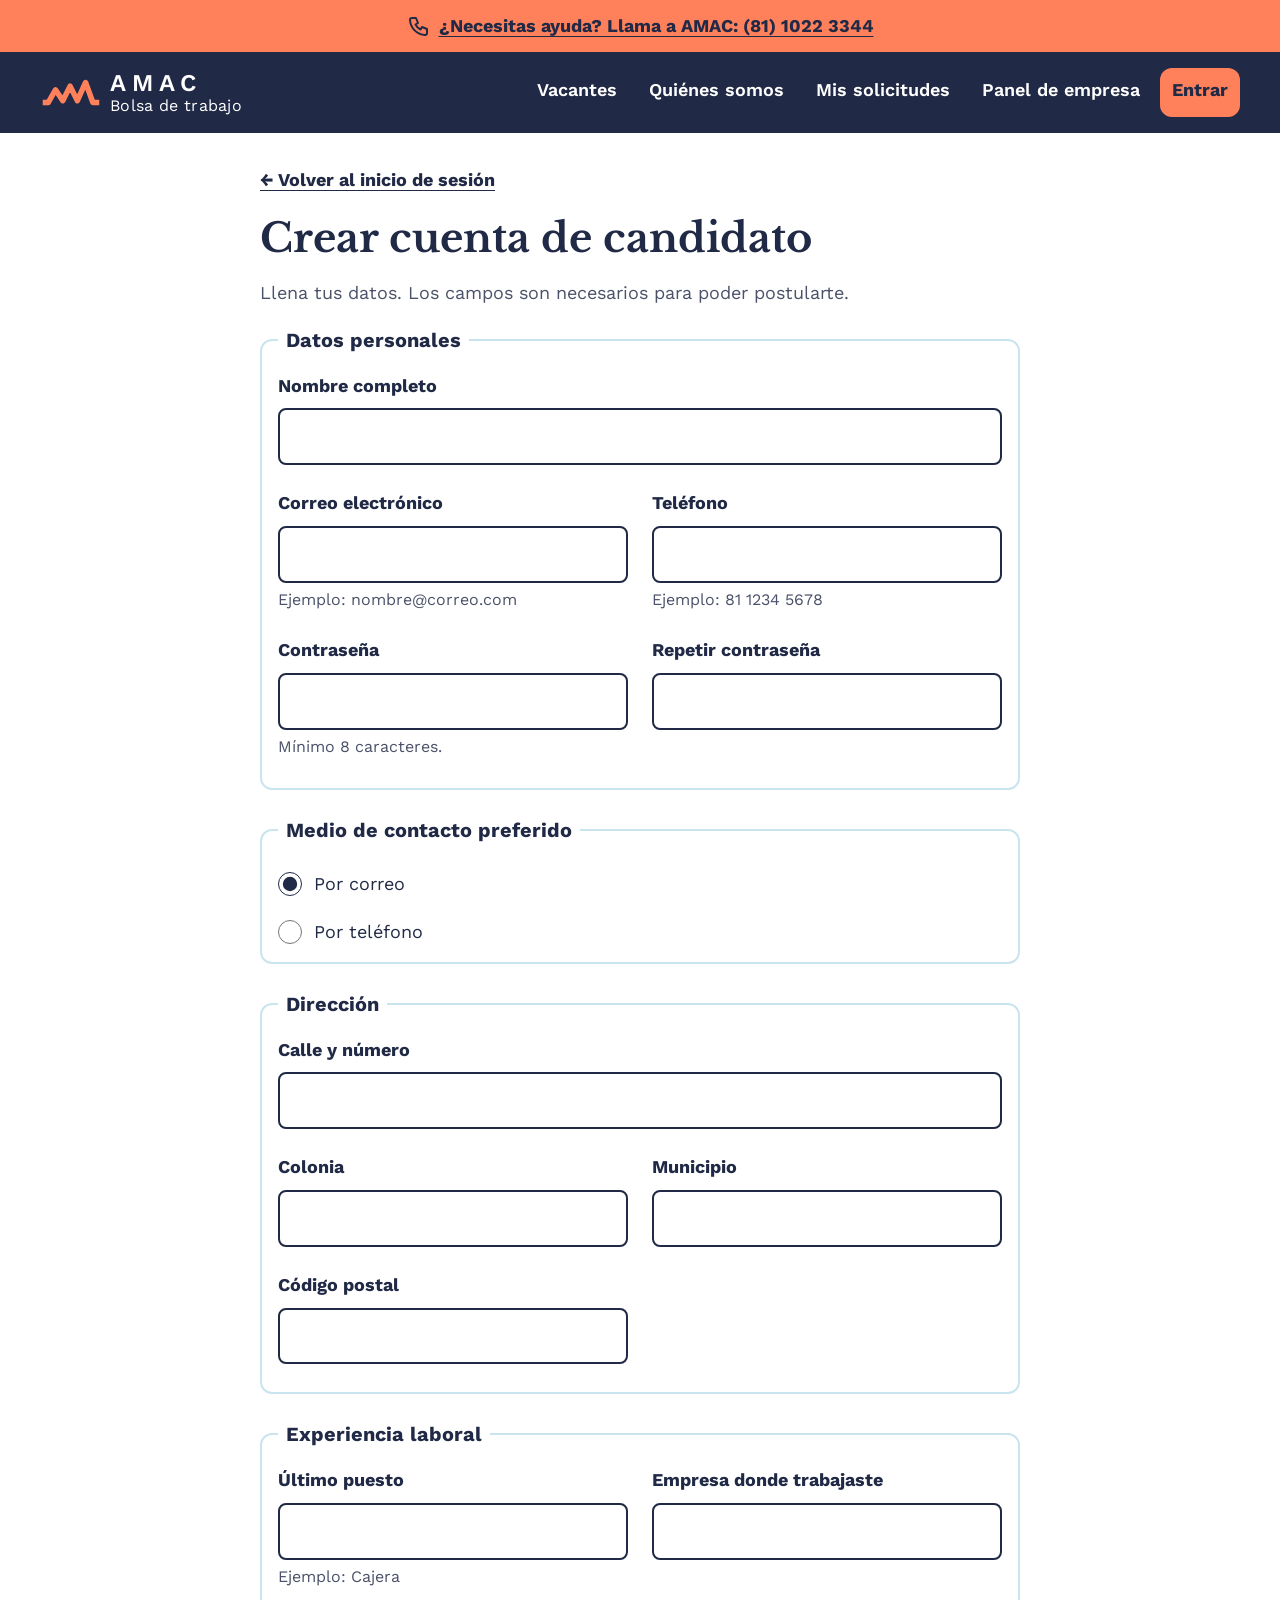
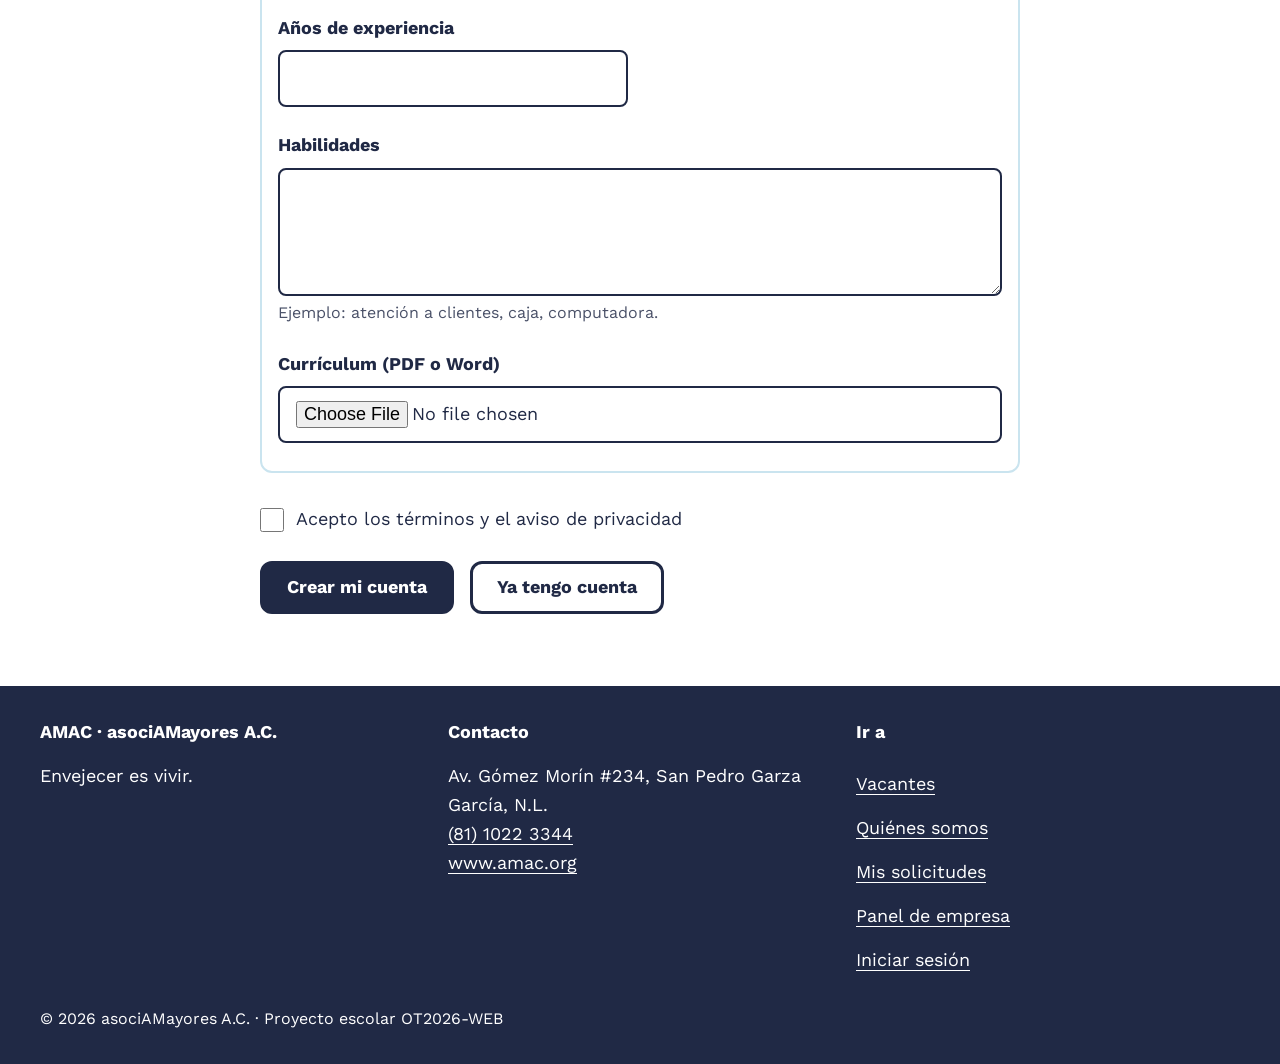
<file: registro-candidato.html>
<!DOCTYPE html>
<html lang="es">
<head>
  <meta charset="UTF-8">
  <meta name="viewport" content="width=device-width, initial-scale=1.0">
  <title>Crear cuenta de candidato | AMAC</title>
  <meta name="description" content="Crea tu cuenta de candidato para postularte a vacantes de AMAC.">
  <link rel="icon" href="img/isotipo.svg" type="image/svg+xml">
  <link rel="preconnect" href="https://fonts.googleapis.com">
  <link rel="preconnect" href="https://fonts.gstatic.com" crossorigin>
  <link href="https://fonts.googleapis.com/css2?family=Libre+Baskerville:wght@700&amp;family=Work+Sans:wght@400;600;700&amp;display=swap" rel="stylesheet">
  <link rel="stylesheet" href="css/variables.css">
  <link rel="stylesheet" href="css/base.css">
  <link rel="stylesheet" href="css/layout.css">
  <link rel="stylesheet" href="css/componentes.css">
</head>
<body>
  <a class="saltar-contenido" href="#principal">Saltar al contenido</a>

  <div class="barra-ayuda">
    <div class="contenedor barra-ayuda__interior">
      <a href="tel:+528110223344"><img src="img/icono-telefono.svg" alt="" width="24" height="24">¿Necesitas ayuda? Llama a AMAC: (81) 1022 3344</a>
    </div>
  </div>

  <header class="encabezado">
    <div class="contenedor encabezado__interior">
      <a class="logo" href="index.html">
        <img src="img/isotipo.svg" alt="" width="62" height="31">
        <span class="logo__texto"><span class="logo__nombre">AMAC</span><span class="logo__sub">Bolsa de trabajo</span></span>
      </a>
      <nav aria-label="Navegación principal">
        <ul class="menu__lista">
          <li><a class="menu__enlace" href="index.html">Vacantes</a></li>
          <li><a class="menu__enlace" href="quienes-somos.html">Quiénes somos</a></li>
          <li><a class="menu__enlace" href="mis-solicitudes.html">Mis solicitudes</a></li>
          <li><a class="menu__enlace" href="empresa-vacantes.html">Panel de empresa</a></li>
          <li><a class="menu__enlace menu__enlace--destacado" href="login.html" aria-current="page">Entrar</a></li>
        </ul>
      </nav>
    </div>
  </header>

  <main id="principal">
    <div class="contenedor contenedor--estrecho">
      <a class="enlace-volver" href="login.html">← Volver al inicio de sesión</a>
      <h1>Crear cuenta de candidato</h1>
      <p class="subtitulo">Llena tus datos. Los campos son necesarios para poder postularte.</p>

      <form action="login.html" method="get">
        <fieldset class="grupo-campos">
          <legend>Datos personales</legend>
          <div class="campo-formulario">
            <label for="nombre">Nombre completo</label>
            <input type="text" id="nombre" name="nombre" autocomplete="name" required>
          </div>
          <div class="campos-dobles">
            <div class="campo-formulario">
              <label for="correo">Correo electrónico</label>
              <input type="email" id="correo" name="correo" autocomplete="email" required>
              <p class="campo-formulario__ayuda">Ejemplo: nombre@correo.com</p>
            </div>
            <div class="campo-formulario">
              <label for="telefono">Teléfono</label>
              <input type="tel" id="telefono" name="telefono" autocomplete="tel" required>
              <p class="campo-formulario__ayuda">Ejemplo: 81 1234 5678</p>
            </div>
            <div class="campo-formulario">
              <label for="clave">Contraseña</label>
              <input type="password" id="clave" autocomplete="new-password" minlength="8" required>
              <p class="campo-formulario__ayuda">Mínimo 8 caracteres.</p>
            </div>
            <div class="campo-formulario">
              <label for="clave2">Repetir contraseña</label>
              <input type="password" id="clave2" autocomplete="new-password" minlength="8" required>
            </div>
          </div>
        </fieldset>

        <fieldset class="grupo-campos">
          <legend>Medio de contacto preferido</legend>
          <div class="opcion">
            <input type="radio" id="contacto-correo" name="contacto" value="correo" checked>
            <label for="contacto-correo">Por correo</label>
          </div>
          <div class="opcion">
            <input type="radio" id="contacto-telefono" name="contacto" value="telefono">
            <label for="contacto-telefono">Por teléfono</label>
          </div>
        </fieldset>

        <fieldset class="grupo-campos">
          <legend>Dirección</legend>
          <div class="campo-formulario">
            <label for="calle">Calle y número</label>
            <input type="text" id="calle" name="calle" autocomplete="street-address" required>
          </div>
          <div class="campos-dobles">
            <div class="campo-formulario">
              <label for="colonia">Colonia</label>
              <input type="text" id="colonia" name="colonia" required>
            </div>
            <div class="campo-formulario">
              <label for="municipio">Municipio</label>
              <input type="text" id="municipio" name="municipio" autocomplete="address-level2" required>
            </div>
            <div class="campo-formulario">
              <label for="cp">Código postal</label>
              <input type="text" id="cp" name="cp" inputmode="numeric" autocomplete="postal-code" required>
            </div>
          </div>
        </fieldset>

        <fieldset class="grupo-campos">
          <legend>Experiencia laboral</legend>
          <div class="campos-dobles">
            <div class="campo-formulario">
              <label for="puesto">Último puesto</label>
              <input type="text" id="puesto" name="puesto">
              <p class="campo-formulario__ayuda">Ejemplo: Cajera</p>
            </div>
            <div class="campo-formulario">
              <label for="empresa">Empresa donde trabajaste</label>
              <input type="text" id="empresa" name="empresa">
            </div>
            <div class="campo-formulario">
              <label for="anios">Años de experiencia</label>
              <input type="number" id="anios" name="anios" min="0" max="60">
            </div>
          </div>
          <div class="campo-formulario">
            <label for="habilidades">Habilidades</label>
            <textarea id="habilidades" name="habilidades"></textarea>
            <p class="campo-formulario__ayuda">Ejemplo: atención a clientes, caja, computadora.</p>
          </div>
          <div class="campo-formulario">
            <label for="curriculum">Currículum (PDF o Word)</label>
            <input type="file" id="curriculum" name="curriculum" accept=".pdf,.doc,.docx">
          </div>
        </fieldset>

        <div class="opcion">
          <input type="checkbox" id="terminos" name="terminos" required>
          <label for="terminos">Acepto los términos y el aviso de privacidad</label>
        </div>

        <div class="acciones acciones--fila">
          <button class="boton boton--primario" type="submit">Crear mi cuenta</button>
          <a class="boton boton--secundario" href="login.html">Ya tengo cuenta</a>
        </div>
      </form>
    </div>
  </main>

  <footer class="pie">
    <div class="contenedor pie__interior">
      <div>
        <p class="pie__titulo"><strong>AMAC · asociAMayores A.C.</strong></p>
        <p>Envejecer es vivir.</p>
      </div>
      <div>
        <p class="pie__titulo"><strong>Contacto</strong></p>
        <address>
          Av. Gómez Morín #234, San Pedro Garza García, N.L.<br>
          <a href="tel:+528110223344">(81) 1022 3344</a><br>
          <a href="https://www.amac.org" target="_blank" rel="noopener noreferrer">www.amac.org<span class="solo-lector"> (se abre en una pestaña nueva)</span></a>
        </address>
      </div>
      <nav aria-label="Enlaces del pie de página">
        <p class="pie__titulo"><strong>Ir a</strong></p>
        <ul class="pie__lista">
          <li><a href="index.html">Vacantes</a></li>
          <li><a href="quienes-somos.html">Quiénes somos</a></li>
          <li><a href="mis-solicitudes.html">Mis solicitudes</a></li>
          <li><a href="empresa-vacantes.html">Panel de empresa</a></li>
          <li><a href="login.html">Iniciar sesión</a></li>
        </ul>
      </nav>
    </div>
    <p class="pie__legal contenedor">© 2026 asociAMayores A.C. · Proyecto escolar OT2026-WEB</p>
  </footer>
</body>
</html>
</file>
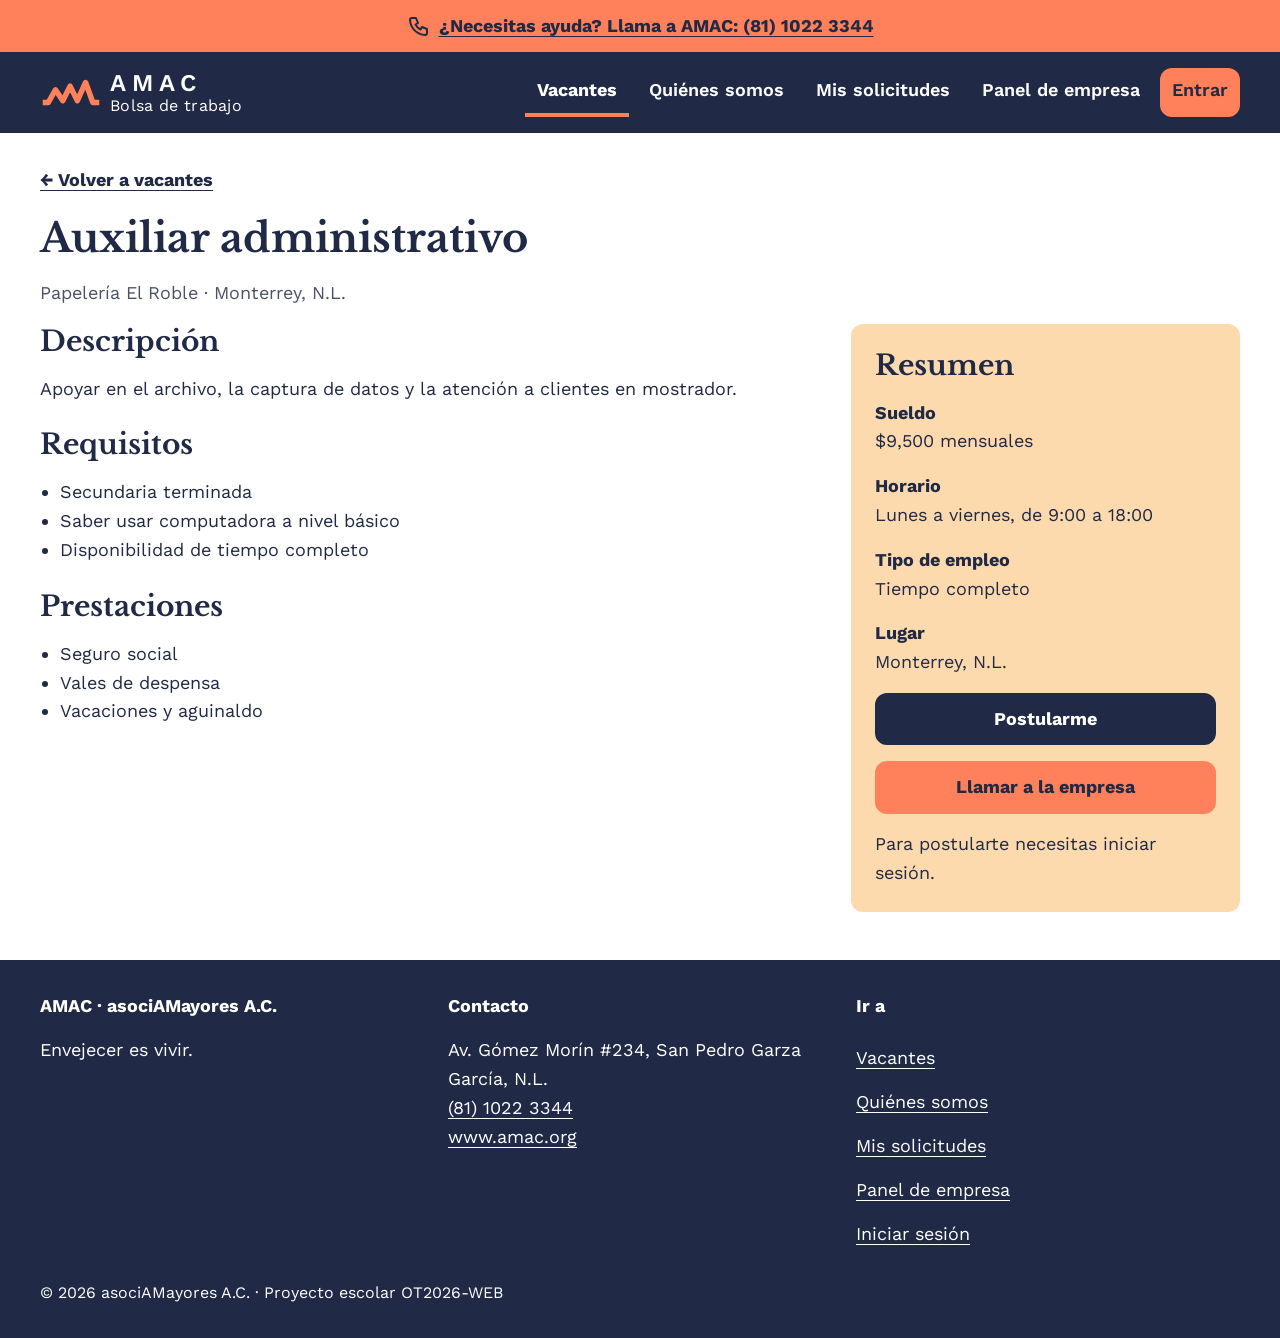
<file: vacante.html>
<!DOCTYPE html>
<html lang="es">
<head>
  <meta charset="UTF-8">
  <meta name="viewport" content="width=device-width, initial-scale=1.0">
  <title>Auxiliar administrativo | AMAC</title>
  <meta name="description" content="Detalle de la vacante de auxiliar administrativo en Papelería El Roble.">
  <link rel="icon" href="img/isotipo.svg" type="image/svg+xml">
  <link rel="preconnect" href="https://fonts.googleapis.com">
  <link rel="preconnect" href="https://fonts.gstatic.com" crossorigin>
  <link href="https://fonts.googleapis.com/css2?family=Libre+Baskerville:wght@700&amp;family=Work+Sans:wght@400;600;700&amp;display=swap" rel="stylesheet">
  <link rel="stylesheet" href="css/variables.css">
  <link rel="stylesheet" href="css/base.css">
  <link rel="stylesheet" href="css/layout.css">
  <link rel="stylesheet" href="css/componentes.css">
</head>
<body>
  <a class="saltar-contenido" href="#principal">Saltar al contenido</a>

  <div class="barra-ayuda">
    <div class="contenedor barra-ayuda__interior">
      <a href="tel:+528110223344"><img src="img/icono-telefono.svg" alt="" width="24" height="24">¿Necesitas ayuda? Llama a AMAC: (81) 1022 3344</a>
    </div>
  </div>

  <header class="encabezado">
    <div class="contenedor encabezado__interior">
      <a class="logo" href="index.html">
        <img src="img/isotipo.svg" alt="" width="62" height="31">
        <span class="logo__texto"><span class="logo__nombre">AMAC</span><span class="logo__sub">Bolsa de trabajo</span></span>
      </a>
      <nav aria-label="Navegación principal">
        <ul class="menu__lista">
          <li><a class="menu__enlace" href="index.html" aria-current="page">Vacantes</a></li>
          <li><a class="menu__enlace" href="quienes-somos.html">Quiénes somos</a></li>
          <li><a class="menu__enlace" href="mis-solicitudes.html">Mis solicitudes</a></li>
          <li><a class="menu__enlace" href="empresa-vacantes.html">Panel de empresa</a></li>
          <li><a class="menu__enlace menu__enlace--destacado" href="login.html">Entrar</a></li>
        </ul>
      </nav>
    </div>
  </header>

  <main id="principal">
    <div class="contenedor">
      <a class="enlace-volver" href="index.html">← Volver a vacantes</a>
      <h1>Auxiliar administrativo</h1>
      <p class="subtitulo">Papelería El Roble · Monterrey, N.L.</p>

      <div class="dos-columnas">
        <article class="detalle-vacante">
          <section>
            <h2>Descripción</h2>
            <p>Apoyar en el archivo, la captura de datos y la atención a clientes en mostrador.</p>
          </section>
          <section>
            <h2>Requisitos</h2>
            <ul>
              <li>Secundaria terminada</li>
              <li>Saber usar computadora a nivel básico</li>
              <li>Disponibilidad de tiempo completo</li>
            </ul>
          </section>
          <section>
            <h2>Prestaciones</h2>
            <ul>
              <li>Seguro social</li>
              <li>Vales de despensa</li>
              <li>Vacaciones y aguinaldo</li>
            </ul>
          </section>
        </article>

        <aside class="resumen" aria-labelledby="resumen-titulo">
          <h2 id="resumen-titulo">Resumen</h2>
          <dl>
            <dt>Sueldo</dt>
            <dd>$9,500 mensuales</dd>
            <dt>Horario</dt>
            <dd>Lunes a viernes, de 9:00 a 18:00</dd>
            <dt>Tipo de empleo</dt>
            <dd>Tiempo completo</dd>
            <dt>Lugar</dt>
            <dd>Monterrey, N.L.</dd>
          </dl>
          <div class="acciones">
            <a class="boton boton--primario boton--bloque" href="login.html">Postularme</a>
            <a class="boton boton--acento boton--bloque" href="tel:+528112345678">Llamar a la empresa</a>
          </div>
          <p class="resumen__nota">Para postularte necesitas iniciar sesión.</p>
        </aside>
      </div>
    </div>
  </main>

  <footer class="pie">
    <div class="contenedor pie__interior">
      <div>
        <p class="pie__titulo"><strong>AMAC · asociAMayores A.C.</strong></p>
        <p>Envejecer es vivir.</p>
      </div>
      <div>
        <p class="pie__titulo"><strong>Contacto</strong></p>
        <address>
          Av. Gómez Morín #234, San Pedro Garza García, N.L.<br>
          <a href="tel:+528110223344">(81) 1022 3344</a><br>
          <a href="https://www.amac.org" target="_blank" rel="noopener noreferrer">www.amac.org<span class="solo-lector"> (se abre en una pestaña nueva)</span></a>
        </address>
      </div>
      <nav aria-label="Enlaces del pie de página">
        <p class="pie__titulo"><strong>Ir a</strong></p>
        <ul class="pie__lista">
          <li><a href="index.html">Vacantes</a></li>
          <li><a href="quienes-somos.html">Quiénes somos</a></li>
          <li><a href="mis-solicitudes.html">Mis solicitudes</a></li>
          <li><a href="empresa-vacantes.html">Panel de empresa</a></li>
          <li><a href="login.html">Iniciar sesión</a></li>
        </ul>
      </nav>
    </div>
    <p class="pie__legal contenedor">© 2026 asociAMayores A.C. · Proyecto escolar OT2026-WEB</p>
  </footer>
</body>
</html>
</file>
<file: css/variables.css>
/* variables.css
   Design tokens tomados del prototipo de Figma y del manual de marca de AMAC. */
:root {
  /* Colores (manual de marca AMAC) */
  --color-primario: #202945;          /* azul marino (Pantone 533 C) */
  --color-primario-oscuro: #10152a;   /* hover de botones primarios */
  --color-acento: #ff815c;            /* coral */
  --color-acento-claro: #ff9a7d;      /* hover del coral */
  --color-azul-claro: #cae4ef;        /* tarjetas */
  --color-durazno: #fddaad;           /* avisos y resúmenes */
  --color-fondo: #ffffff;
  --color-fondo-suave: #f4f8fa;
  --color-texto: #202945;
  --color-texto-suave: #4a5168;       /* 7.9:1 sobre blanco */
  --color-foco: #202945;
  --color-foco-oscuro: #fddaad;       /* foco sobre fondos oscuros */

  /* Tipografía (Figma: Baskerville para títulos, Work Sans para contenido) */
  --fuente-base: "Work Sans", system-ui, -apple-system, "Segoe UI", sans-serif;
  --fuente-titulo: "Libre Baskerville", Baskerville, Georgia, serif;
  --texto-base: 1.125rem;   /* 18 px */
  --texto-chico: 1rem;      /* 16 px */
  --texto-h3: 1.25rem;
  --texto-h2: 1.5rem;
  --texto-h1: 1.875rem;

  /* Espaciados y bordes */
  --espacio-xs: 0.25rem;
  --espacio-s: 0.5rem;
  --espacio-m: 1rem;
  --espacio-l: 1.5rem;
  --espacio-xl: 2rem;
  --espacio-xxl: 3rem;
  --radio: 0.75rem;
  --alto-toque: 3rem;       /* 48 px: mínimo cómodo para tocar */
}

@media (min-width: 768px) {
  :root {
    --texto-h1: 2.5rem;
    --texto-h2: 1.75rem;
  }
}
</file>
<file: css/base.css>
/* base.css: reset, tipografía, enlaces y foco */
*, *::before, *::after { box-sizing: border-box; }

html {
  font-size: 100%;               /* respeta el tamaño elegido en el navegador */
  -webkit-text-size-adjust: 100%;
}

body {
  margin: 0;
  font-family: var(--fuente-base);
  font-size: var(--texto-base);
  line-height: 1.6;
  color: var(--color-texto);
  background: var(--color-fondo);
  overflow-wrap: break-word;
}

h1, h2, h3 {
  margin: 0 0 var(--espacio-m);
  font-family: var(--fuente-titulo);
  line-height: 1.25;
  color: var(--color-primario);
}
h1 { font-size: var(--texto-h1); }
h2 { font-size: var(--texto-h2); }
h3 { font-size: var(--texto-h3); }

p, ul, dl, address { margin: 0 0 var(--espacio-m); }
ul { padding-left: 1.25rem; }
address { font-style: normal; }

a {
  color: var(--color-primario);
  text-decoration: underline;
  text-underline-offset: 0.2em;
}
a:hover { text-decoration-thickness: 0.15em; }

img { display: block; max-width: 100%; height: auto; }

/* Foco visible al navegar con Tab */
:focus-visible {
  outline: 3px solid var(--color-foco);
  outline-offset: 3px;
}

/* Saltar al contenido */
.saltar-contenido {
  position: absolute;
  left: -9999px;
}
.saltar-contenido:focus {
  left: 1rem;
  top: 1rem;
  z-index: 100;
  padding: 0.75rem 1rem;
  background: var(--color-fondo);
  color: var(--color-primario);
  font-weight: 700;
  border: 3px solid var(--color-primario);
  border-radius: var(--radio);
}

/* Texto solo para lectores de pantalla */
.solo-lector {
  position: absolute;
  width: 1px;
  height: 1px;
  margin: -1px;
  padding: 0;
  overflow: hidden;
  clip: rect(0, 0, 0, 0);
  white-space: nowrap;
  border: 0;
}

.subtitulo {
  font-size: var(--texto-base);
  color: var(--color-texto-suave);
}
</file>
<file: css/layout.css>
/* layout.css: contenedor, encabezado, pie y rejillas (mobile-first) */
.contenedor {
  width: min(100% - 2rem, 1200px);
  margin-inline: auto;
}
.contenedor--estrecho { width: min(100% - 2rem, 760px); }

main { padding-block: var(--espacio-l) var(--espacio-xxl); }

/* Barra de ayuda (visible en todas las páginas) */
.barra-ayuda {
  background: var(--color-acento);
  color: var(--color-primario);
}
.barra-ayuda__interior {
  display: flex;
  justify-content: center;
  padding-block: var(--espacio-xs);
}
.barra-ayuda a {
  display: inline-flex;
  align-items: center;
  gap: var(--espacio-s);
  min-height: 2.75rem;
  font-weight: 700;
  color: var(--color-primario);
  text-align: center;
}

/* Encabezado */
.encabezado {
  background: var(--color-primario);
  color: #fff;
}
.encabezado__interior {
  display: flex;
  flex-direction: column;
  gap: var(--espacio-s);
  padding-block: var(--espacio-m);
}
.menu__lista {
  display: flex;
  flex-wrap: wrap;
  gap: var(--espacio-s);
  margin: 0;
  padding: 0;
  list-style: none;
}

@media (min-width: 1024px) {
  .encabezado__interior {
    flex-direction: row;
    align-items: center;
    justify-content: space-between;
  }
}

/* Pie de página */
.pie {
  padding-block: var(--espacio-xl);
  background: var(--color-primario);
  color: #fff;
}
.pie a { color: #fff; }
.pie__interior {
  display: grid;
  grid-template-columns: 1fr;
  gap: var(--espacio-l);
}
.pie__lista {
  margin: 0;
  padding: 0;
  list-style: none;
}
.pie__lista a {
  display: inline-flex;
  align-items: center;
  min-height: 2.75rem;
}
.pie__legal {
  margin: var(--espacio-l) auto 0;
  font-size: var(--texto-chico);
}

@media (min-width: 768px) {
  .pie__interior { grid-template-columns: repeat(3, 1fr); }
}

/* Lista de tarjetas: 1 columna en celular, 2 en tablet, 3 en escritorio */
.lista-tarjetas {
  display: grid;
  grid-template-columns: 1fr;
  gap: var(--espacio-l);
}
@media (min-width: 768px) {
  .lista-tarjetas { grid-template-columns: repeat(2, 1fr); }
}
@media (min-width: 1024px) {
  .lista-tarjetas { grid-template-columns: repeat(3, 1fr); }
  .lista-tarjetas--doble { grid-template-columns: repeat(2, 1fr); }
}

/* Detalle con columna lateral */
.dos-columnas {
  display: grid;
  grid-template-columns: 1fr;
  gap: var(--espacio-xl);
}
@media (min-width: 1024px) {
  .dos-columnas { grid-template-columns: 2fr 1fr; align-items: start; }
}
</file>
<file: css/componentes.css>
/* componentes.css: piezas reutilizables (futuros componentes de React) */

/* Logo */
.logo {
  display: inline-flex;
  align-items: center;
  gap: var(--espacio-s);
  min-height: var(--alto-toque);
  color: #fff;
  text-decoration: none;
}
.logo__texto { display: flex; flex-direction: column; line-height: 1.1; }
.logo__nombre { font-size: 1.5rem; font-weight: 600; letter-spacing: 0.25em; }
.logo__sub { font-size: var(--texto-chico); letter-spacing: 0.02em; }

/* Menú */
.menu__enlace {
  display: inline-flex;
  align-items: center;
  min-height: 2.75rem;
  padding: var(--espacio-s) 0.75rem;
  color: #fff;
  font-weight: 600;
  text-decoration: none;
  border-bottom: 4px solid transparent;
}
.menu__enlace:hover { text-decoration: underline; }
.menu__enlace[aria-current="page"] {
  font-weight: 700;
  border-bottom-color: var(--color-acento);
}
.menu__enlace--destacado {
  background: var(--color-acento);
  color: var(--color-primario);
  border-radius: var(--radio);
  border-bottom-color: transparent;
}
.encabezado :focus-visible, .pie :focus-visible { outline-color: var(--color-foco-oscuro); }
.barra-ayuda :focus-visible { outline-color: var(--color-primario); }

/* Botones */
.boton {
  display: inline-flex;
  align-items: center;
  justify-content: center;
  min-height: var(--alto-toque);
  min-width: var(--alto-toque);
  padding: 0.75rem 1.5rem;
  font: inherit;
  font-weight: 700;
  line-height: 1.25;
  text-align: center;
  text-decoration: none;
  cursor: pointer;
  border: 3px solid transparent;
  border-radius: var(--radio);
}
.boton--primario { background: var(--color-primario); border-color: var(--color-primario); color: #fff; }
.boton--primario:hover { background: var(--color-primario-oscuro); }
.boton--acento { background: var(--color-acento); border-color: var(--color-acento); color: var(--color-primario); }
.boton--acento:hover { background: var(--color-acento-claro); border-color: var(--color-acento-claro); }
.boton--secundario { background: #fff; border-color: var(--color-primario); color: var(--color-primario); }
.boton--secundario:hover { background: var(--color-azul-claro); }
.boton--bloque { display: flex; width: 100%; }

.acciones {
  display: flex;
  flex-direction: column;
  gap: var(--espacio-m);
  margin-top: var(--espacio-m);
}
@media (min-width: 768px) {
  .acciones--fila { flex-direction: row; flex-wrap: wrap; }
}
.acciones--fila { margin-bottom: var(--espacio-l); }

.enlace-volver {
  display: inline-flex;
  align-items: center;
  min-height: var(--alto-toque);
  margin-bottom: var(--espacio-s);
  font-weight: 700;
}

/* Tarjeta de vacante (y de solicitud, empresa y candidato) */
.tarjeta-vacante {
  display: flex;
  flex-direction: column;
  gap: var(--espacio-m);
  padding: var(--espacio-l);
  background: var(--color-azul-claro);
  border-left: 0.5rem solid var(--color-acento);
  border-radius: var(--radio);
}
.tarjeta-vacante__titulo { margin: 0; }
.tarjeta-vacante__empresa { margin: 0; color: var(--color-texto-suave); }
.tarjeta-vacante__datos { margin: 0; padding: 0; list-style: none; }
.tarjeta-vacante__datos li { padding-block: var(--espacio-xs); }
.tarjeta-vacante__acciones {
  display: flex;
  flex-direction: column;
  gap: var(--espacio-s);
  margin-top: auto;
}
@media (min-width: 768px) {
  .tarjeta-vacante__acciones { flex-direction: row; flex-wrap: wrap; }
}

/* Etiqueta de estatus: lleva símbolo y texto, no solo color */
.etiqueta-estatus {
  display: inline-flex;
  align-self: flex-start;
  align-items: center;
  gap: var(--espacio-s);
  padding: var(--espacio-xs) 0.875rem;
  font-weight: 700;
  color: var(--color-primario);
  border: 2px solid var(--color-primario);
  border-radius: 999px;
}
.etiqueta-estatus::before { content: "◔"; }
.etiqueta-estatus--revision { background: var(--color-durazno); }
.etiqueta-estatus--aceptado { background: var(--color-primario); color: #fff; }
.etiqueta-estatus--aceptado::before { content: "✔"; }
.etiqueta-estatus--rechazado { background: var(--color-acento); }
.etiqueta-estatus--rechazado::before { content: "✖"; }
.etiqueta-estatus--pausada { background: #fff; }
.etiqueta-estatus--pausada::before { content: "❚❚"; font-size: 0.75rem; }

/* Resumen lateral */
.resumen {
  padding: var(--espacio-l);
  background: var(--color-durazno);
  border-radius: var(--radio);
}
.resumen dt { font-weight: 700; }
.resumen dd { margin: 0 0 var(--espacio-m); }
.resumen__nota { margin: var(--espacio-m) 0 0; }

.detalle-vacante section { margin-bottom: var(--espacio-l); }

/* Avisos y cita */
.aviso {
  margin-bottom: var(--espacio-l);
  padding: var(--espacio-m) var(--espacio-l);
  background: var(--color-durazno);
  border-left: 0.5rem solid var(--color-primario);
  border-radius: var(--radio);
}
.aviso p:last-child { margin-bottom: 0; }
.cita {
  margin: 0 0 var(--espacio-xl);
  padding: var(--espacio-xl);
  background: var(--color-primario);
  color: #fff;
  font-family: var(--fuente-titulo);
  font-size: 1.75rem;
  font-weight: 700;
  border-radius: var(--radio);
}

/* Formularios */
.campo-formulario { margin-bottom: var(--espacio-l); }
.campo-formulario label { display: block; margin-bottom: var(--espacio-s); font-weight: 700; }
.campo-formulario input,
.campo-formulario select,
.campo-formulario textarea {
  display: block;
  width: 100%;
  min-height: var(--alto-toque);
  padding: 0.75rem var(--espacio-m);
  font: inherit;
  color: var(--color-texto);
  background: #fff;
  border: 2px solid var(--color-primario);
  border-radius: 0.5rem;
}
.campo-formulario textarea { min-height: 8rem; }
.campo-formulario__ayuda { margin: var(--espacio-xs) 0 0; font-size: var(--texto-chico); color: var(--color-texto-suave); }

.grupo-campos {
  min-width: 0;
  margin: 0 0 var(--espacio-l);
  padding: var(--espacio-m) var(--espacio-m) var(--espacio-xs);
  border: 2px solid var(--color-azul-claro);
  border-radius: var(--radio);
}
.grupo-campos legend { padding-inline: var(--espacio-s); font-size: var(--texto-h3); font-weight: 700; }

.opcion {
  display: flex;
  align-items: flex-start;
  gap: 0.75rem;
  min-height: var(--alto-toque);
  padding-block: var(--espacio-s);
}
.opcion input { flex: none; width: 1.5rem; height: 1.5rem; margin: 0.15rem 0 0; accent-color: var(--color-primario); }
.opcion label { margin: 0; font-weight: 400; }

.buscador { margin-bottom: var(--espacio-m); }
.buscador .boton { width: 100%; }
.filtros__campos { display: grid; grid-template-columns: 1fr; column-gap: var(--espacio-l); }
.filtros .grupo-campos { padding-bottom: var(--espacio-m); }
@media (min-width: 768px) {
  .buscador { display: grid; grid-template-columns: 1fr auto; gap: var(--espacio-m); align-items: end; }
  .buscador .campo-formulario { margin-bottom: 0; }
  .buscador .boton { width: auto; }
  .filtros__campos { grid-template-columns: repeat(2, 1fr); }
}
.filtros { margin-bottom: var(--espacio-l); }

/* Rejillas de campos en formularios largos */
.campos-dobles { display: grid; grid-template-columns: 1fr; column-gap: var(--espacio-l); }
@media (min-width: 768px) { .campos-dobles { grid-template-columns: repeat(2, 1fr); } }

/* Selector de tipo de usuario (inicio de sesión, solo con CSS) */
.selector-acceso__grupo {
  position: relative;
  display: grid;
  grid-template-columns: repeat(2, 1fr);
  gap: 0.75rem;
  min-width: 0;
  margin: 0 0 var(--espacio-l);
  padding: 0;
  border: 0;
}
.selector-acceso__grupo legend { grid-column: 1 / -1; padding: 0; margin-bottom: var(--espacio-s); font-size: var(--texto-h3); font-weight: 700; }
.selector-acceso__radio { position: absolute; width: 1px; height: 1px; opacity: 0; }
.selector-acceso__opcion {
  display: flex;
  flex-direction: column;
  align-items: center;
  justify-content: center;
  min-height: 4.5rem;
  padding: 0.75rem;
  font-weight: 700;
  text-align: center;
  color: var(--color-primario);
  background: #fff;
  border: 3px solid var(--color-primario);
  border-radius: var(--radio);
  cursor: pointer;
}
.selector-acceso__radio:checked + .selector-acceso__opcion { background: var(--color-primario); color: #fff; }
.selector-acceso__radio:checked + .selector-acceso__opcion::before { content: "✔"; }
.selector-acceso__radio:focus-visible + .selector-acceso__opcion {
  outline: 3px solid var(--color-foco);
  outline-offset: 3px;
}
@media (min-width: 768px) {
  .selector-acceso__grupo { grid-template-columns: repeat(4, 1fr); }
}

.panel { display: none; padding: var(--espacio-l); background: #fff; border: 2px solid var(--color-azul-claro); border-radius: var(--radio); }
.panel-candidato { display: block; }
.selector-acceso:has(#tipo-empresa:checked) .panel-candidato,
.selector-acceso:has(#tipo-admin:checked) .panel-candidato,
.selector-acceso:has(#tipo-visitante:checked) .panel-candidato { display: none; }
.selector-acceso:has(#tipo-empresa:checked) .panel-empresa,
.selector-acceso:has(#tipo-admin:checked) .panel-admin,
.selector-acceso:has(#tipo-visitante:checked) .panel-visitante { display: block; }
.panel h2 { font-size: var(--texto-h3); }
</file>
